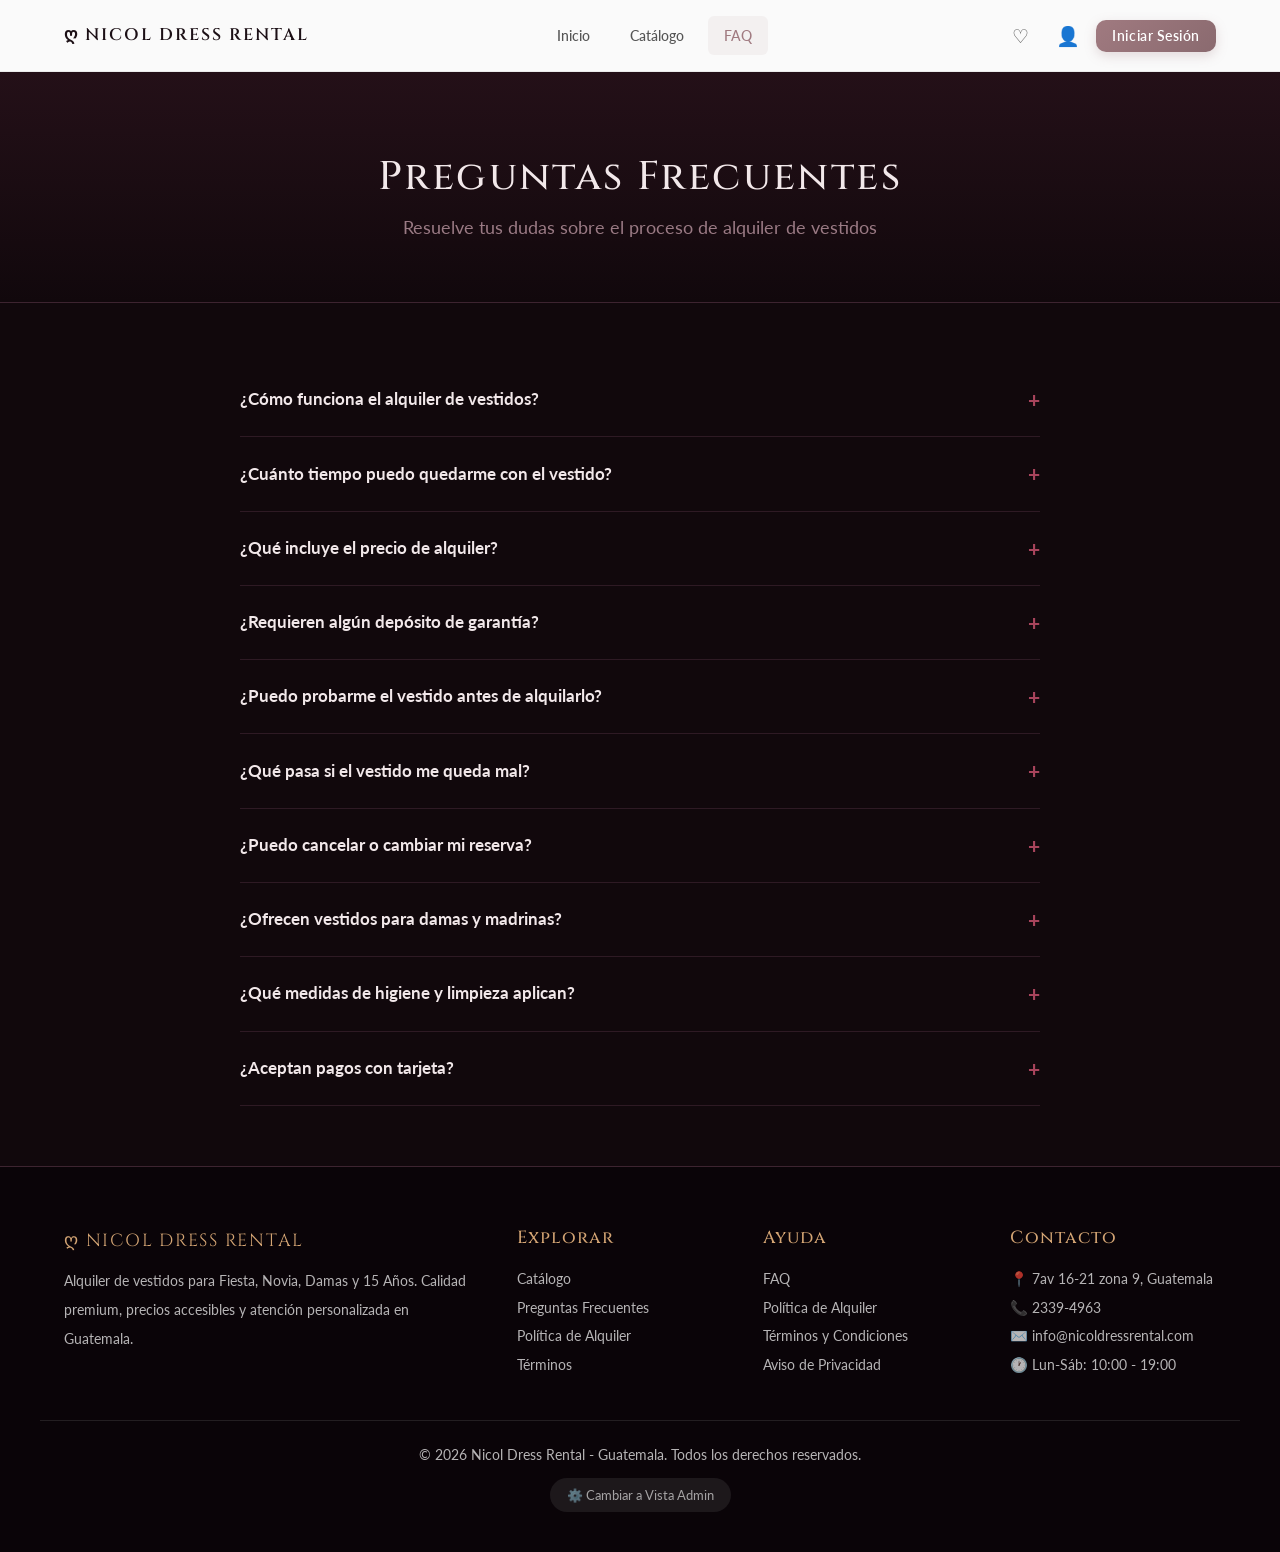
<file: faq.html>
<!DOCTYPE html>
<html lang="es">
<head>
  <meta charset="UTF-8">
  <meta name="viewport" content="width=device-width, initial-scale=1.0">
  <title>Preguntas Frecuentes - Nicol Dress Rental</title>
  <meta name="description" content="FAQ - Resuelve tus dudas sobre alquiler de vestidos en Nicol Dress Rental. Proceso, devolución, daños y más.">
  <link rel="stylesheet" href="public/css/main.css">
  <link rel="stylesheet" href="public/css/cliente.css">
  <link rel="icon" href="data:image/svg+xml,<svg xmlns=%22http://www.w3.org/2000/svg%22 viewBox=%220 0 100 100%22><text y=%22.9em%22 font-size=%2290%22>ღ</text></svg>">
  <style>
    .faq-section { max-width: 800px; margin: 0 auto; padding: 60px 0; }
    .faq-item { border-bottom: 1px solid var(--border-light); padding: 20px 0; }
    .faq-question { font-weight: 700; font-size: 1.05rem; color: var(--text-primary); cursor: pointer; display: flex; justify-content: space-between; align-items: center; }
    .faq-question::after { content: '+'; font-size: 1.3rem; color: var(--primary); transition: transform 0.3s ease; }
    .faq-question.open::after { content: '−'; }
    .faq-answer { max-height: 0; overflow: hidden; transition: max-height 0.3s ease, padding 0.3s ease; color: var(--text-secondary); font-size: 0.95rem; line-height: 1.7; }
    .faq-answer.open { max-height: 500px; padding-top: 12px; }
  </style>
</head>
<body>
  <nav class="navbar" id="navbar">
    <div class="navbar-inner">
      <a href="/" class="navbar-logo"><span>ღ Nicol Dress Rental</span></a>
      <button class="menu-toggle" id="menuToggle" aria-label="Menú">☰</button>
      <div class="navbar-links" id="navbarLinks">
        <a href="/">Inicio</a>
        <a href="catalogo.html">Catálogo</a>
        <a href="faq.html" class="active">FAQ</a>
      </div>
      <div class="navbar-actions">
        <button class="btn-icon" onclick="window.location.href='catalogo.html?tab=favoritos'" title="Favoritos">♡</button>
        <button class="btn-icon" id="userBtn" onclick="toggleUserMenu()" title="Mi Cuenta">👤</button>
        <button class="btn btn-primary btn-sm" id="loginBtn" onclick="openLoginModal()">Iniciar Sesión</button>
      </div>
    </div>
  </nav>

  <main class="main-content">
    <div class="page-hero">
      <h1>Preguntas Frecuentes</h1>
      <p>Resuelve tus dudas sobre el proceso de alquiler de vestidos</p>
    </div>

    <div class="container">
      <div class="faq-section">
        <div class="faq-item">
          <div class="faq-question" onclick="toggleFaq(this)">¿Cómo funciona el alquiler de vestidos?</div>
          <div class="faq-answer">
            <p>Es muy sencillo. Explora nuestro catálogo en línea, selecciona el vestido que más te guste y agenda una cita para probártelo en nuestra boutique ubicada en 7av 16-21 zona 9, Guatemala. Si el vestido te queda bien, lo reservas para la fecha de tu evento. Lo recoges un día antes, lo usas y lo devuelves al día siguiente del evento. Incluye ajustes básicos gratuitos.</p>
          </div>
        </div>
        <div class="faq-item">
          <div class="faq-question" onclick="toggleFaq(this)">¿Cuánto tiempo puedo quedarme con el vestido?</div>
          <div class="faq-answer">
            <p>El período de alquiler estándar es de 3 días: puedes recoger el vestido un día antes de tu evento, usarlo el día del evento y devolverlo al día siguiente. Si necesitas más tiempo, consulta con nuestro equipo y podemos hacer arreglos especiales sujeto a disponibilidad y costo adicional.</p>
          </div>
        </div>
        <div class="faq-item">
          <div class="faq-question" onclick="toggleFaq(this)">¿Qué incluye el precio de alquiler?</div>
          <div class="faq-answer">
            <p>El precio incluye el uso del vestido por el período estándar de 3 días, ajustes básicos gratuitos (en nuestra boutique), y limpieza profesional posterior. No incluye accesorios como tiaras, bolsos, chales o zapatos, aunque puedes agregarlos por un costo adicional.</p>
          </div>
        </div>
        <div class="faq-item">
          <div class="faq-question" onclick="toggleFaq(this)">¿Requieren algún depósito de garantía?</div>
          <div class="faq-answer">
            <p>Sí, solicitamos un depósito de garantía reembolsable que varía según el valor del vestido. Este depósito se te regresa íntegramente cuando devuelves el vestido en las mismas condiciones en que lo recibiste. En caso de daños mayores o pérdida, el depósito puede ser retenido parcial o totalmente.</p>
          </div>
        </div>
        <div class="faq-item">
          <div class="faq-question" onclick="toggleFaq(this)">¿Puedo probarme el vestido antes de alquilarlo?</div>
          <div class="faq-answer">
            <p>¡Por supuesto! De hecho, lo recomendamos ampliamente. Agenda una cita a través de nuestra página web o llámanos al 2339-4963 para programar una prueba. No tiene costo y te ayudaremos a elegir el vestido perfecto para tu evento.</p>
          </div>
        </div>
        <div class="faq-item">
          <div class="faq-question" onclick="toggleFaq(this)">¿Qué pasa si el vestido me queda mal?</div>
          <div class="faq-answer">
            <p>No te preocupes. Contamos con un servicio de ajustes básicos incluido en el precio de alquiler. Nuestras modistas pueden hacer modificaciones como largos, costados y tirantes. Para ajustes más complejos, podemos recomendarte un profesional con costo adicional. Por eso es importante que hagas la prueba con anticipación.</p>
          </div>
        </div>
        <div class="faq-item">
          <div class="faq-question" onclick="toggleFaq(this)">¿Puedo cancelar o cambiar mi reserva?</div>
          <div class="faq-answer">
            <p>Sí, puedes cancelar tu reserva hasta 48 horas antes de la fecha de recogida sin costo. Pasado ese plazo, se retendrá el 30% del depósito de garantía. Los cambios de vestido están sujetos a disponibilidad y deben hacerse con al menos 3 días de anticipación.</p>
          </div>
        </div>
        <div class="faq-item">
          <div class="faq-question" onclick="toggleFaq(this)">¿Ofrecen vestidos para damas y madrinas?</div>
          <div class="faq-answer">
            <p>¡Sí! Tenemos una amplia selección de vestidos para damas, madrinas e invitadas de bodas. Además ofrecemos descuentos especiales para grupos de 3 o más vestidos alquilados para el mismo evento. Consulta por nuestro paquete grupal llamando al 2339-4963.</p>
          </div>
        </div>
        <div class="faq-item">
          <div class="faq-question" onclick="toggleFaq(this)">¿Qué medidas de higiene y limpieza aplican?</div>
          <div class="faq-answer">
            <p>Todos nuestros vestidos pasan por un riguroso proceso de limpieza profesional en seco después de cada alquiler. Además, inspeccionamos cada prenda para garantizar que esté en perfectas condiciones. La higiene y calidad son nuestra prioridad número uno.</p>
          </div>
        </div>
        <div class="faq-item">
          <div class="faq-question" onclick="toggleFaq(this)">¿Aceptan pagos con tarjeta?</div>
          <div class="faq-answer">
            <p>Sí, aceptamos efectivo, transferencias bancarias, tarjetas de crédito y débito (Visa, Mastercard). También aceptamos pagos a través de depósitos en banco. El pago completo debe realizarse al momento de recoger el vestido.</p>
          </div>
        </div>
      </div>
    </div>
  </main>

  <footer class="footer">
    <div class="footer-inner">
      <div>
        <div class="footer-logo">ღ Nicol Dress Rental</div>
        <p>Alquiler de vestidos para Fiesta, Novia, Damas y 15 Años. Calidad premium, precios accesibles y atención personalizada en Guatemala.</p>
      </div>
      <div>
        <h4>Explorar</h4>
        <a href="catalogo.html">Catálogo</a><br>
        <a href="faq.html">Preguntas Frecuentes</a><br>
        <a href="politicas.html">Política de Alquiler</a><br>
        <a href="terminos.html">Términos</a>
      </div>
      <div>
        <h4>Ayuda</h4>
        <a href="faq.html">FAQ</a><br>
        <a href="politicas.html">Política de Alquiler</a><br>
        <a href="terminos.html">Términos y Condiciones</a><br>
        <a href="privacidad.html">Aviso de Privacidad</a>
      </div>
      <div>
        <h4>Contacto</h4>
        <p>📍 7av 16-21 zona 9, Guatemala</p>
        <p>📞 2339-4963</p>
        <p>✉️ info@nicoldressrental.com</p>
        <p>🕐 Lun-Sáb: 10:00 - 19:00</p>
      </div>
    </div>
    <div class="footer-bottom">
      <p>© 2026 Nicol Dress Rental - Guatemala. Todos los derechos reservados.</p>
      <button class="switch-view" onclick="window.location.href='admin/dashboard.html'" style="margin-top:8px;">⚙️ Cambiar a Vista Admin</button>
    </div>
  </footer>

  <!-- ─── LOGIN MODAL ─── -->
  <div class="modal-overlay" id="loginModal">
    <div class="modal">
      <div class="modal-header">
        <h3>Iniciar Sesión</h3>
        <button class="modal-close" onclick="closeLoginModal()">✕</button>
      </div>
      <div class="modal-body">
        <form class="login-form" id="loginForm" onsubmit="handleLogin(event)">
          <div class="form-group">
            <label for="loginEmail">Correo electrónico</label>
            <input type="email" id="loginEmail" placeholder="tu@correo.com" required>
          </div>
          <div class="form-group">
            <label for="loginPassword">Contraseña</label>
            <input type="password" id="loginPassword" placeholder="••••••" required>
          </div>
          <div class="form-group" style="margin:0;">
            <button type="submit" class="btn btn-primary btn-block">Iniciar Sesión</button>
          </div>
          <div class="form-footer">
            <p>Usuarios demo: <strong>maria@demo.com</strong> / <strong>ana@demo.com</strong> / <strong>carmen@demo.com</strong><br>Contraseña: <strong>123456</strong></p>
          </div>
        </form>
      </div>
    </div>
  </div>

  <!-- ─── TOAST ─── -->
  <div class="toast-container" id="toastContainer"></div>

  <script src="public/js/data.js"></script>
  <script src="public/js/catalogo.js"></script>
  <script src="public/js/carrito.js"></script>
  <script src="public/js/image-config.js"></script>
  <script>
    document.getElementById('menuToggle')?.addEventListener('click', () => {
      document.getElementById('navbarLinks').classList.toggle('open');
    });
    function toggleFaq(el) {
      el.classList.toggle('open');
      const answer = el.nextElementSibling;
      answer.classList.toggle('open');
    }
  </script>
</body>
</html>
</file>
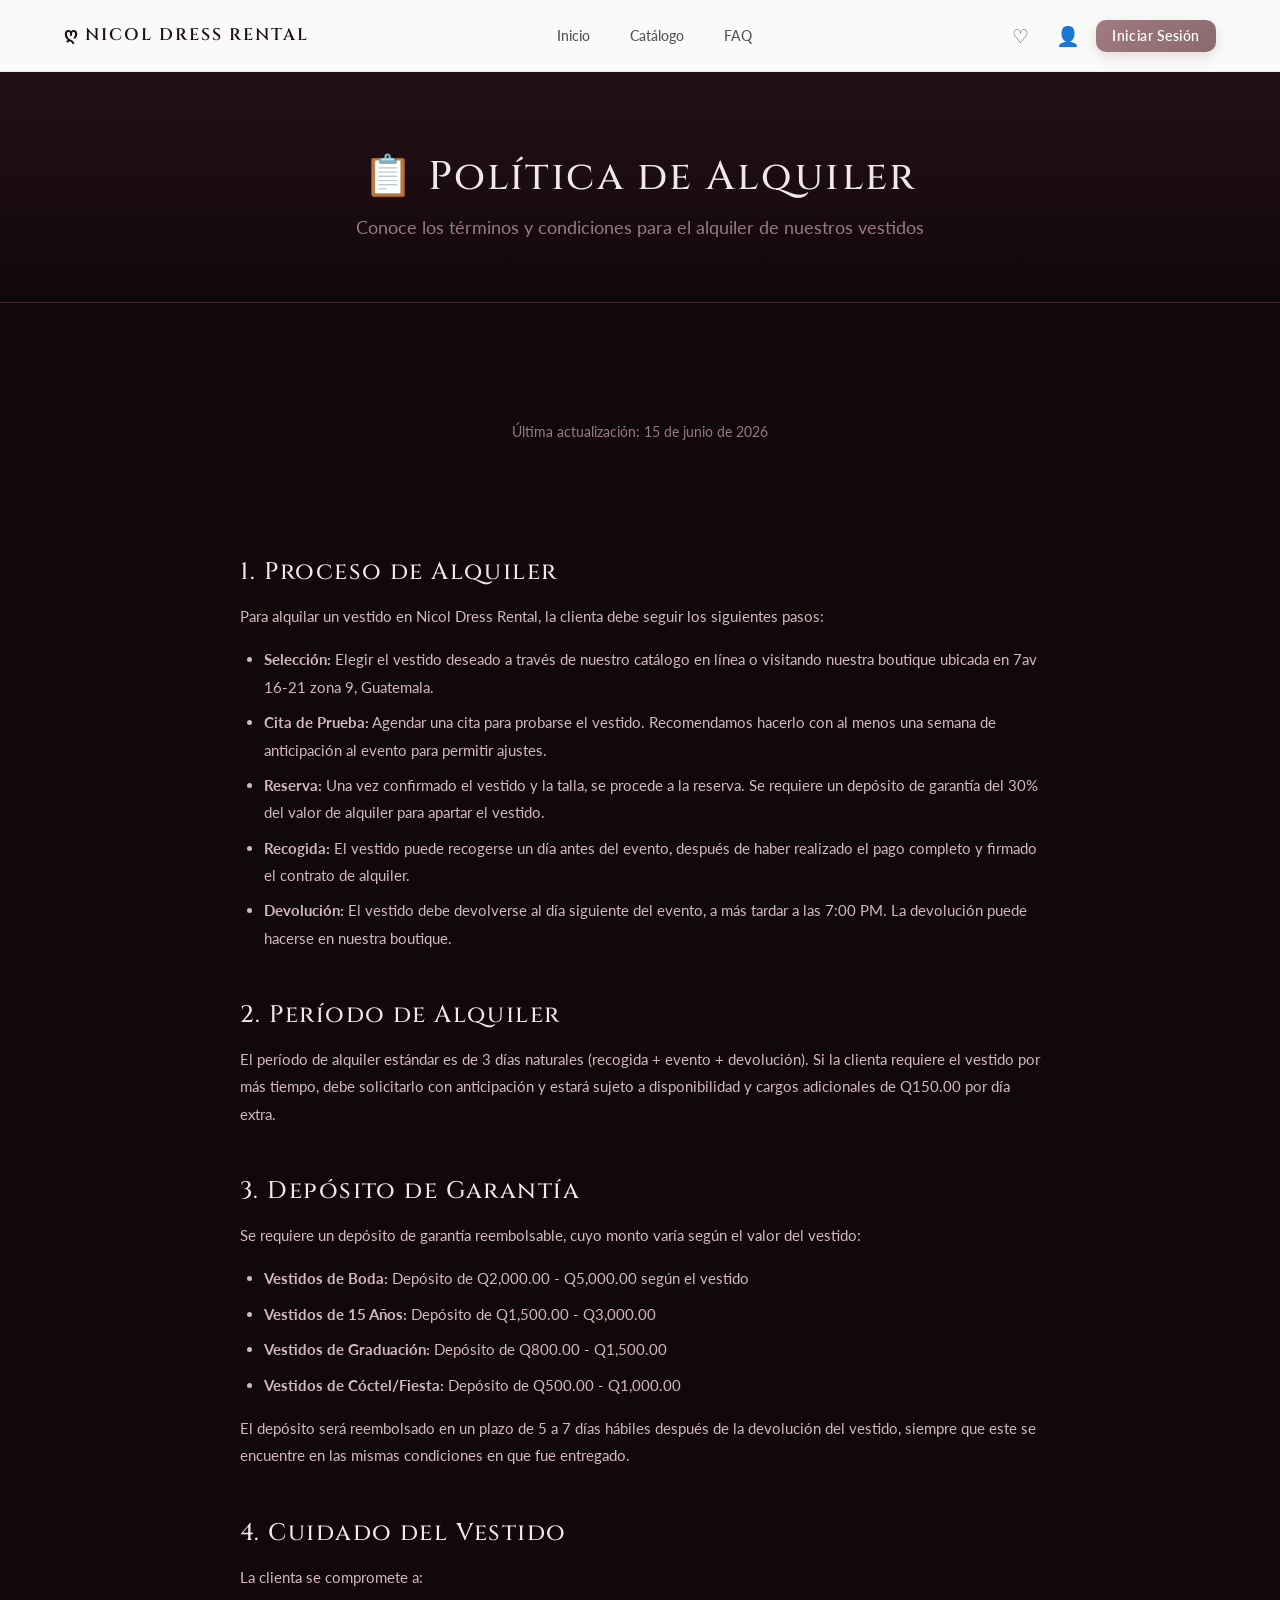
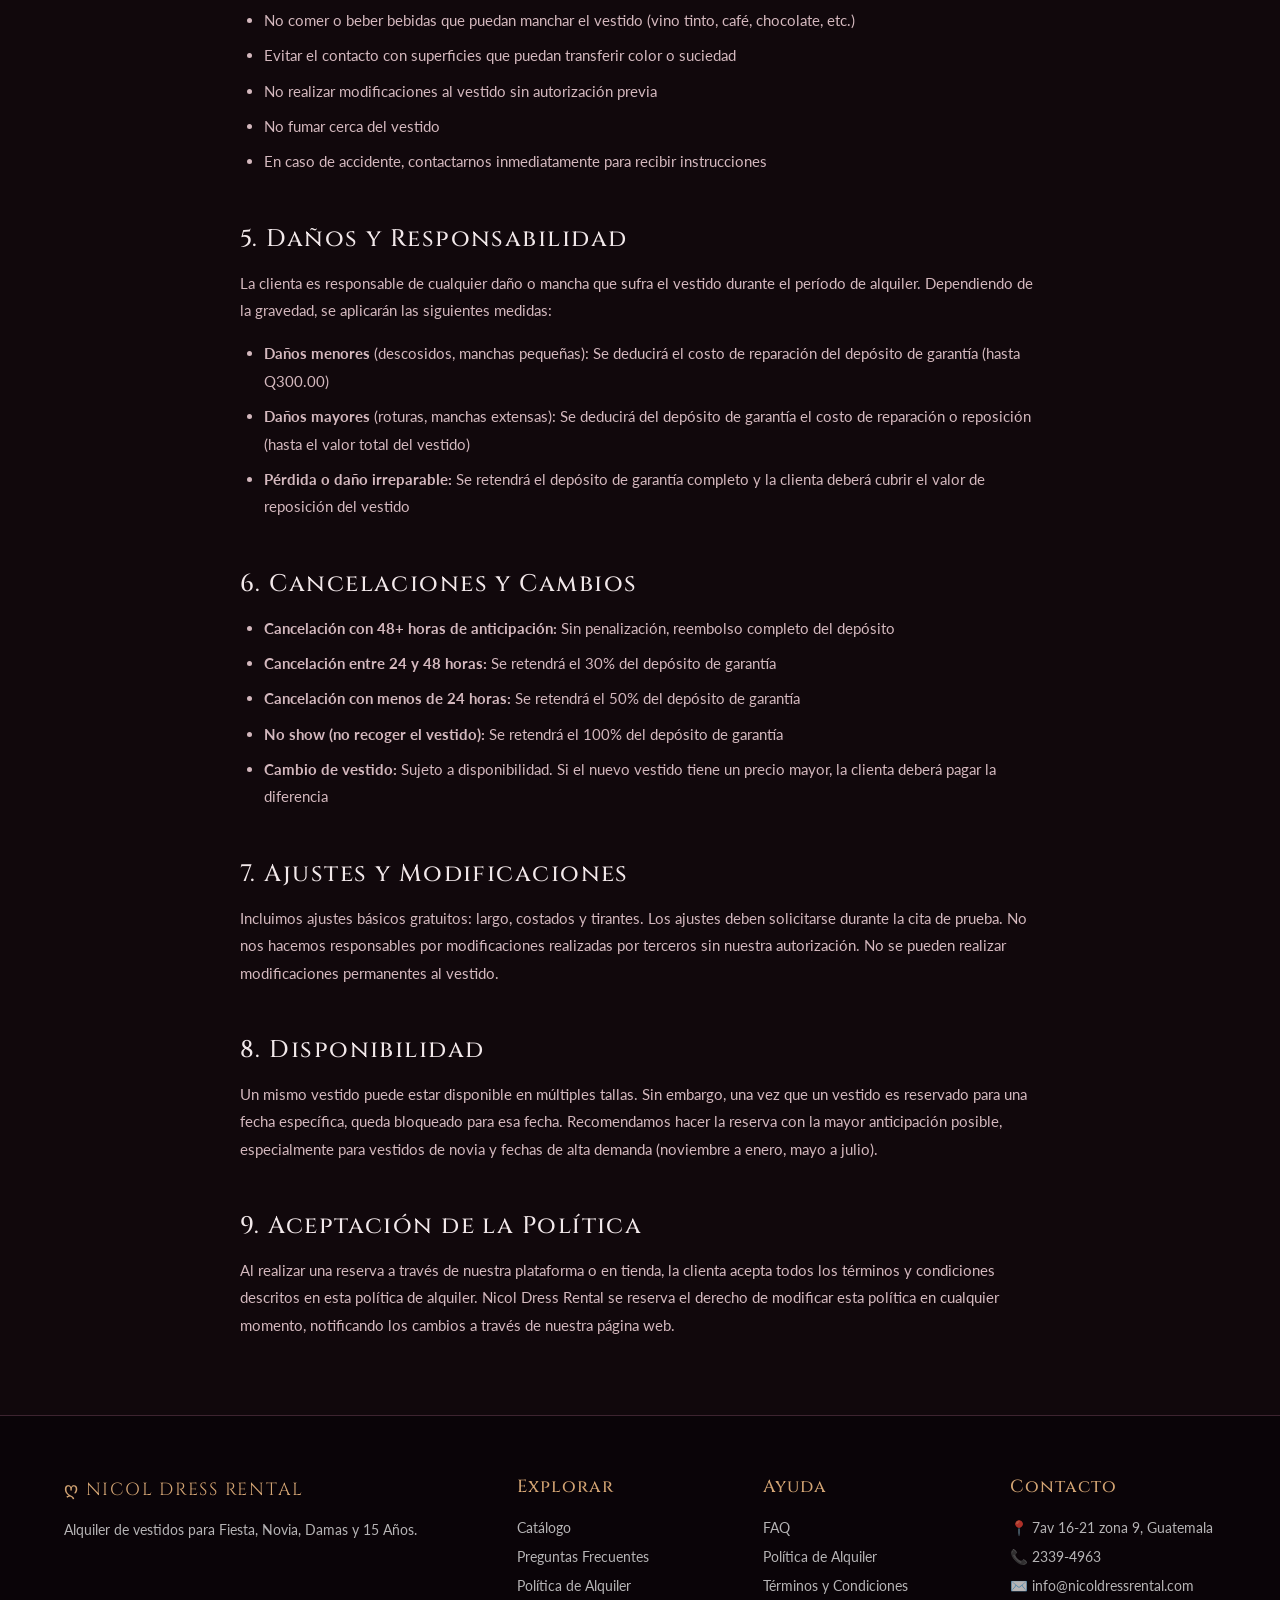
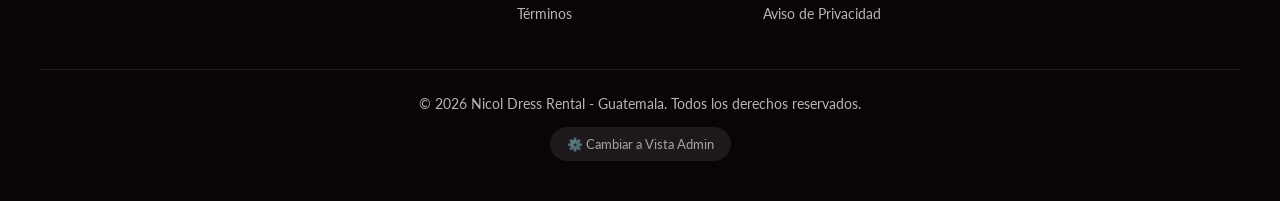
<file: politicas.html>
<!DOCTYPE html>
<html lang="es">
<head>
  <meta charset="UTF-8">
  <meta name="viewport" content="width=device-width, initial-scale=1.0">
  <title>Política de Alquiler - Nicol Dress Rental</title>
  <meta name="description" content="Política de alquiler de vestidos en Nicol Dress Rental. Conoce nuestros términos para el alquiler de vestidos.">
  <link rel="stylesheet" href="public/css/main.css">
  <link rel="stylesheet" href="public/css/cliente.css">
  <link rel="icon" href="data:image/svg+xml,<svg xmlns=%22http://www.w3.org/2000/svg%22 viewBox=%220 0 100 100%22><text y=%22.9em%22 font-size=%2290%22> ღ </text></svg>">
  <style>
    .legal-content { max-width: 800px; margin: 0 auto; padding: 60px 0; }
    .legal-content h2 { margin-top: 48px; margin-bottom: 16px; font-size: 1.5rem; }
    .legal-content h3 { margin-top: 32px; margin-bottom: 12px; font-size: 1.2rem; }
    .legal-content p { margin-bottom: 16px; font-size: 0.95rem; color: var(--text-secondary); line-height: 1.8; }
    .legal-content ul { list-style: disc; padding-left: 24px; margin-bottom: 16px; }
    .legal-content li { font-size: 0.95rem; color: var(--text-secondary); line-height: 1.8; margin-bottom: 8px; }
    .legal-header { text-align: center; padding: 48px 0; }
    .legal-header .date { color: var(--text-muted); font-size: 0.9rem; margin-top: 8px; }
  </style>
</head>
<body>
  <nav class="navbar" id="navbar">
    <div class="navbar-inner">
      <a href="/" class="navbar-logo"><span> ღ  Nicol Dress Rental</span></a>
      <button class="menu-toggle" id="menuToggle" aria-label="Menú">☰</button>
      <div class="navbar-links" id="navbarLinks">
        <a href="/">Inicio</a>
        <a href="catalogo.html">Catálogo</a>
        <a href="faq.html">FAQ</a>
      </div>
      <div class="navbar-actions">
        <button class="btn-icon" onclick="window.location.href='catalogo.html?tab=favoritos'" title="Favoritos">♡</button>
        <button class="btn-icon" id="userBtn" onclick="toggleUserMenu()" title="Mi Cuenta">👤</button>
        <button class="btn btn-primary btn-sm" id="loginBtn" onclick="openLoginModal()">Iniciar Sesión</button>
      </div>
    </div>
  </nav>

  <main class="main-content">
    <div class="page-hero">
      <h1>📋 Política de Alquiler</h1>
      <p>Conoce los términos y condiciones para el alquiler de nuestros vestidos</p>
    </div>

    <div class="container">
      <div class="legal-content">
        <div class="legal-header">
          <p class="date">Última actualización: 15 de junio de 2026</p>
        </div>

        <h2>1. Proceso de Alquiler</h2>
        <p>Para alquilar un vestido en Nicol Dress Rental, la clienta debe seguir los siguientes pasos:</p>
        <ul>
          <li><strong>Selección:</strong> Elegir el vestido deseado a través de nuestro catálogo en línea o visitando nuestra boutique ubicada en 7av 16-21 zona 9, Guatemala.</li>
          <li><strong>Cita de Prueba:</strong> Agendar una cita para probarse el vestido. Recomendamos hacerlo con al menos una semana de anticipación al evento para permitir ajustes.</li>
          <li><strong>Reserva:</strong> Una vez confirmado el vestido y la talla, se procede a la reserva. Se requiere un depósito de garantía del 30% del valor de alquiler para apartar el vestido.</li>
          <li><strong>Recogida:</strong> El vestido puede recogerse un día antes del evento, después de haber realizado el pago completo y firmado el contrato de alquiler.</li>
          <li><strong>Devolución:</strong> El vestido debe devolverse al día siguiente del evento, a más tardar a las 7:00 PM. La devolución puede hacerse en nuestra boutique.</li>
        </ul>

        <h2>2. Período de Alquiler</h2>
        <p>El período de alquiler estándar es de 3 días naturales (recogida + evento + devolución). Si la clienta requiere el vestido por más tiempo, debe solicitarlo con anticipación y estará sujeto a disponibilidad y cargos adicionales de Q150.00 por día extra.</p>

        <h2>3. Depósito de Garantía</h2>
        <p>Se requiere un depósito de garantía reembolsable, cuyo monto varía según el valor del vestido:</p>
        <ul>
          <li><strong>Vestidos de Boda:</strong> Depósito de Q2,000.00 - Q5,000.00 según el vestido</li>
          <li><strong>Vestidos de 15 Años:</strong> Depósito de Q1,500.00 - Q3,000.00</li>
          <li><strong>Vestidos de Graduación:</strong> Depósito de Q800.00 - Q1,500.00</li>
          <li><strong>Vestidos de Cóctel/Fiesta:</strong> Depósito de Q500.00 - Q1,000.00</li>
        </ul>
        <p>El depósito será reembolsado en un plazo de 5 a 7 días hábiles después de la devolución del vestido, siempre que este se encuentre en las mismas condiciones en que fue entregado.</p>

        <h2>4. Cuidado del Vestido</h2>
        <p>La clienta se compromete a:</p>
        <ul>
          <li>No comer o beber bebidas que puedan manchar el vestido (vino tinto, café, chocolate, etc.)</li>
          <li>Evitar el contacto con superficies que puedan transferir color o suciedad</li>
          <li>No realizar modificaciones al vestido sin autorización previa</li>
          <li>No fumar cerca del vestido</li>
          <li>En caso de accidente, contactarnos inmediatamente para recibir instrucciones</li>
        </ul>

        <h2>5. Daños y Responsabilidad</h2>
        <p>La clienta es responsable de cualquier daño o mancha que sufra el vestido durante el período de alquiler. Dependiendo de la gravedad, se aplicarán las siguientes medidas:</p>
        <ul>
          <li><strong>Daños menores</strong> (descosidos, manchas pequeñas): Se deducirá el costo de reparación del depósito de garantía (hasta Q300.00)</li>
          <li><strong>Daños mayores</strong> (roturas, manchas extensas): Se deducirá del depósito de garantía el costo de reparación o reposición (hasta el valor total del vestido)</li>
          <li><strong>Pérdida o daño irreparable:</strong> Se retendrá el depósito de garantía completo y la clienta deberá cubrir el valor de reposición del vestido</li>
        </ul>

        <h2>6. Cancelaciones y Cambios</h2>
        <ul>
          <li><strong>Cancelación con 48+ horas de anticipación:</strong> Sin penalización, reembolso completo del depósito</li>
          <li><strong>Cancelación entre 24 y 48 horas:</strong> Se retendrá el 30% del depósito de garantía</li>
          <li><strong>Cancelación con menos de 24 horas:</strong> Se retendrá el 50% del depósito de garantía</li>
          <li><strong>No show (no recoger el vestido):</strong> Se retendrá el 100% del depósito de garantía</li>
          <li><strong>Cambio de vestido:</strong> Sujeto a disponibilidad. Si el nuevo vestido tiene un precio mayor, la clienta deberá pagar la diferencia</li>
        </ul>

        <h2>7. Ajustes y Modificaciones</h2>
        <p>Incluimos ajustes básicos gratuitos: largo, costados y tirantes. Los ajustes deben solicitarse durante la cita de prueba. No nos hacemos responsables por modificaciones realizadas por terceros sin nuestra autorización. No se pueden realizar modificaciones permanentes al vestido.</p>

        <h2>8. Disponibilidad</h2>
        <p>Un mismo vestido puede estar disponible en múltiples tallas. Sin embargo, una vez que un vestido es reservado para una fecha específica, queda bloqueado para esa fecha. Recomendamos hacer la reserva con la mayor anticipación posible, especialmente para vestidos de novia y fechas de alta demanda (noviembre a enero, mayo a julio).</p>

        <h2>9. Aceptación de la Política</h2>
        <p>Al realizar una reserva a través de nuestra plataforma o en tienda, la clienta acepta todos los términos y condiciones descritos en esta política de alquiler. Nicol Dress Rental se reserva el derecho de modificar esta política en cualquier momento, notificando los cambios a través de nuestra página web.</p>
      </div>
    </div>
  </main>

  <footer class="footer">
    <div class="footer-inner">
      <div>
        <div class="footer-logo"> ღ  Nicol Dress Rental</div>
        <p>Alquiler de vestidos para Fiesta, Novia, Damas y 15 Años.</p>
      </div>
      <div>
        <h4>Explorar</h4>
        <a href="catalogo.html">Catálogo</a><br>
        <a href="faq.html">Preguntas Frecuentes</a><br>
        <a href="politicas.html">Política de Alquiler</a><br>
        <a href="terminos.html">Términos</a>
      </div>
      <div>
        <h4>Ayuda</h4>
        <a href="faq.html">FAQ</a><br>
        <a href="politicas.html">Política de Alquiler</a><br>
        <a href="terminos.html">Términos y Condiciones</a><br>
        <a href="privacidad.html">Aviso de Privacidad</a>
      </div>
      <div>
        <h4>Contacto</h4>
        <p>📍 7av 16-21 zona 9, Guatemala</p>
        <p>📞 2339-4963</p>
        <p>✉️ info@nicoldressrental.com</p>
      </div>
    </div>
    <div class="footer-bottom">
      <p>© 2026 Nicol Dress Rental - Guatemala. Todos los derechos reservados.</p>
      <button class="switch-view" onclick="window.location.href='admin/dashboard.html'" style="margin-top:8px;">⚙️ Cambiar a Vista Admin</button>
    </div>
  </footer>

  <!-- ─── LOGIN MODAL ─── -->
  <div class="modal-overlay" id="loginModal">
    <div class="modal">
      <div class="modal-header">
        <h3>Iniciar Sesión</h3>
        <button class="modal-close" onclick="closeLoginModal()">✕</button>
      </div>
      <div class="modal-body">
        <form class="login-form" id="loginForm" onsubmit="handleLogin(event)">
          <div class="form-group">
            <label for="loginEmail">Correo electrónico</label>
            <input type="email" id="loginEmail" placeholder="tu@correo.com" required>
          </div>
          <div class="form-group">
            <label for="loginPassword">Contraseña</label>
            <input type="password" id="loginPassword" placeholder="••••••" required>
          </div>
          <div class="form-group" style="margin:0;">
            <button type="submit" class="btn btn-primary btn-block">Iniciar Sesión</button>
          </div>
          <div class="form-footer">
            <p>Usuarios demo: <strong>maria@demo.com</strong> / <strong>ana@demo.com</strong> / <strong>carmen@demo.com</strong><br>Contraseña: <strong>123456</strong></p>
          </div>
        </form>
      </div>
    </div>
  </div>

  <div class="toast-container" id="toastContainer"></div>
  <script src="public/js/data.js"></script>
  <script src="public/js/catalogo.js"></script>
  <script src="public/js/carrito.js"></script>
  <script src="public/js/image-config.js"></script>
  <script>
    document.getElementById('menuToggle')?.addEventListener('click', () => {
      document.getElementById('navbarLinks').classList.toggle('open');
    });
  </script>
</body>
</html>
</file>
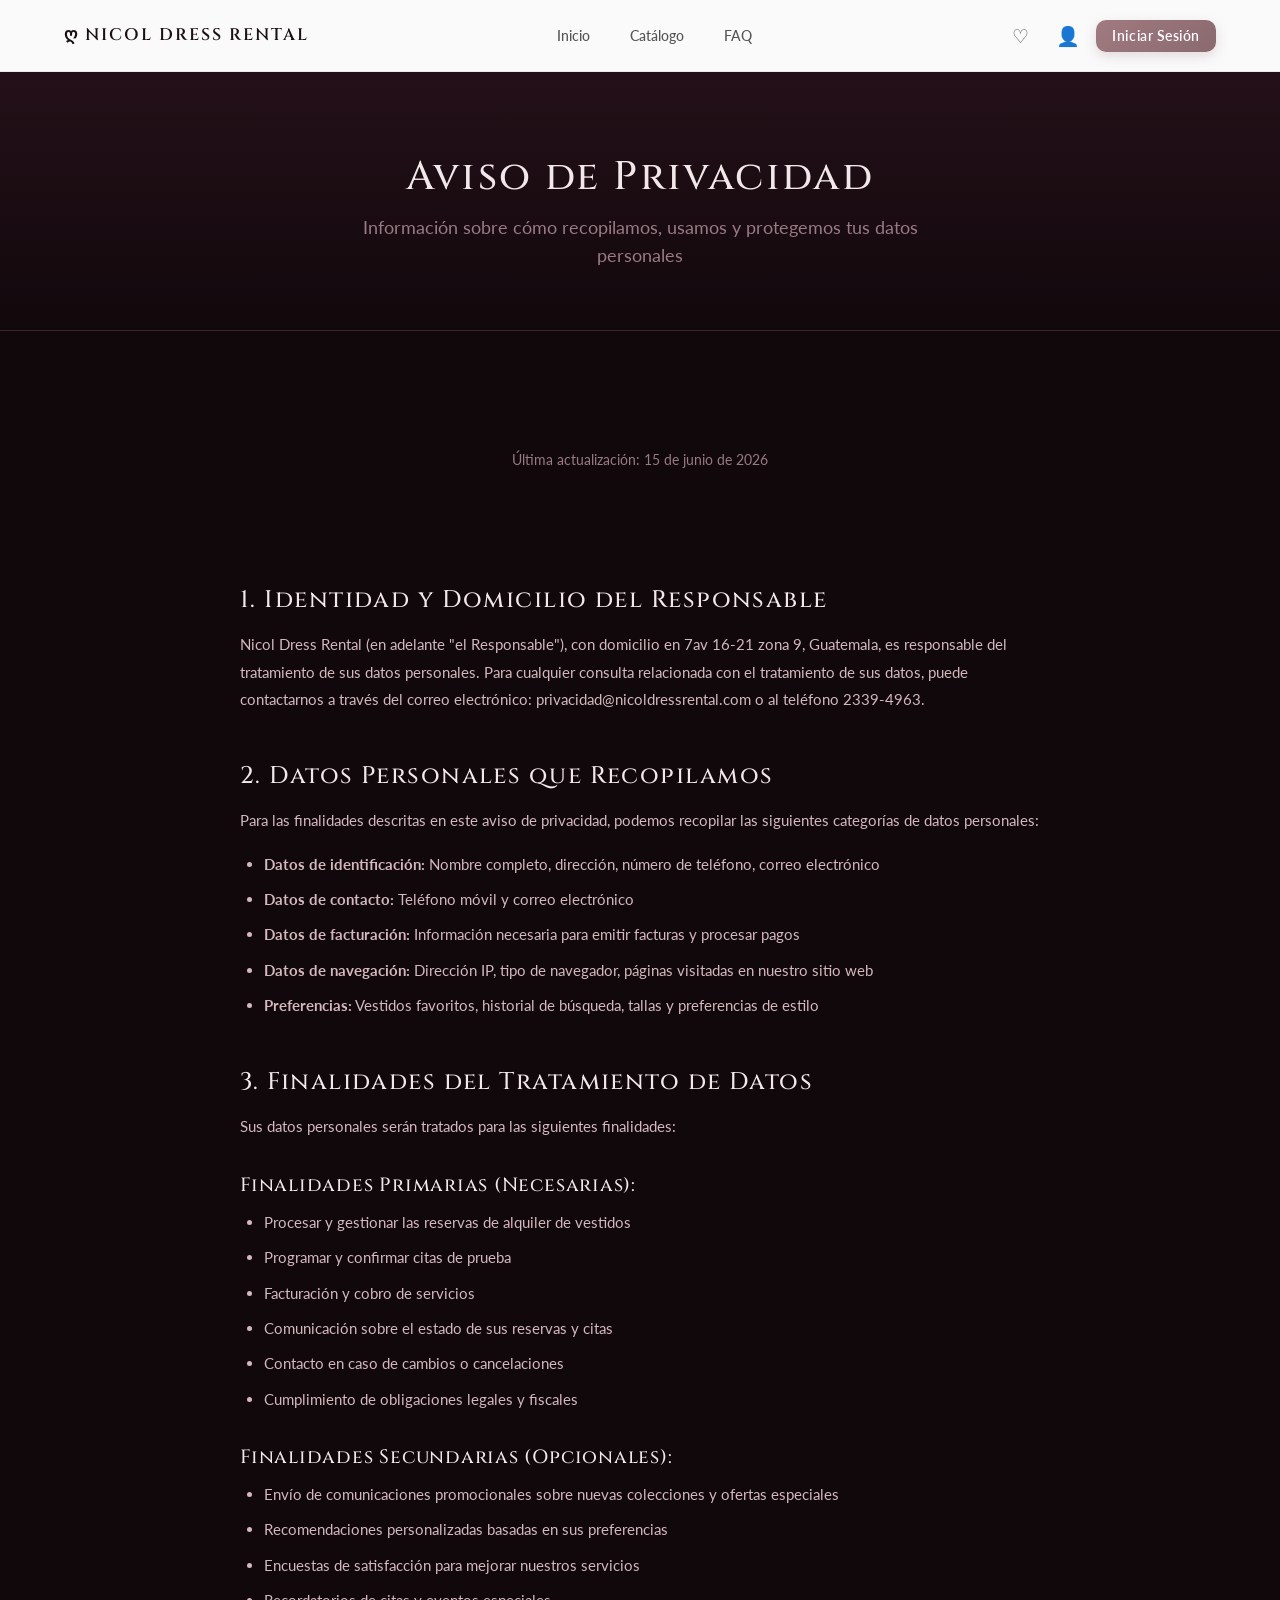
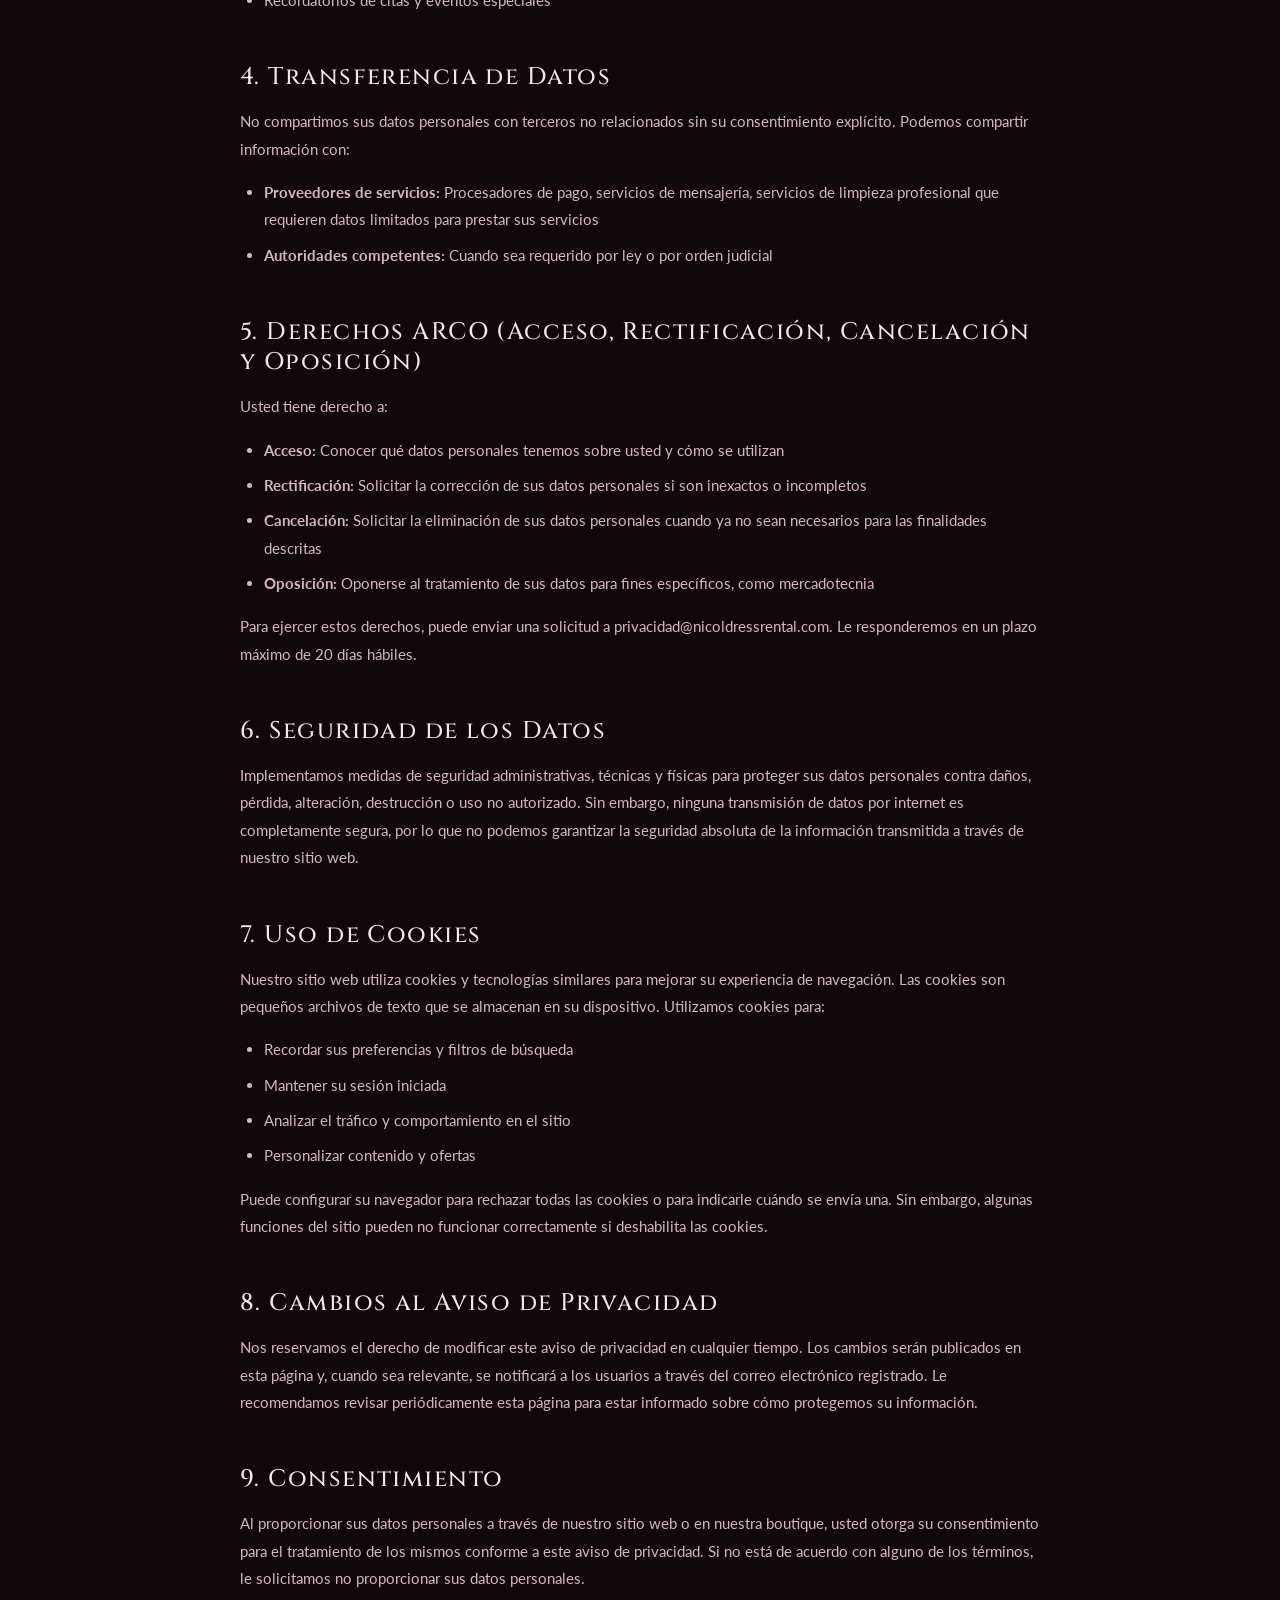
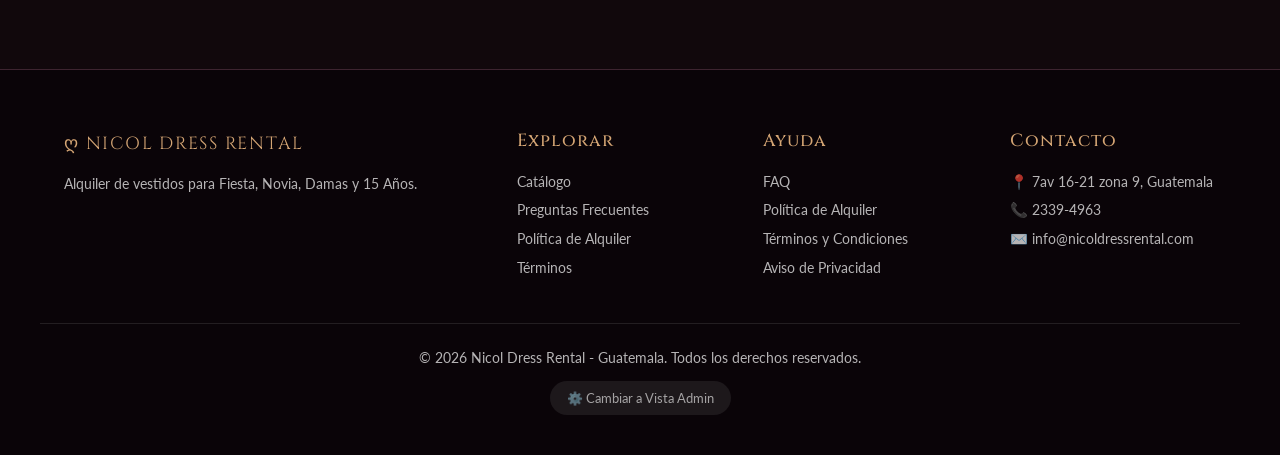
<file: privacidad.html>
<!DOCTYPE html>
<html lang="es">
<head>
  <meta charset="UTF-8">
  <meta name="viewport" content="width=device-width, initial-scale=1.0">
  <title>Aviso de Privacidad - Nicol Dress Rental</title>
  <meta name="description" content="Aviso de privacidad de Nicol Dress Rental. Conoce cómo protegemos tus datos personales.">
  <link rel="stylesheet" href="public/css/main.css">
  <link rel="stylesheet" href="public/css/cliente.css">
  <link rel="icon" href="data:image/svg+xml,<svg xmlns=%22http://www.w3.org/2000/svg%22 viewBox=%220 0 100 100%22><text y=%22.9em%22 font-size=%2290%22> ღ </text></svg>">
  <style>
    .legal-content { max-width: 800px; margin: 0 auto; padding: 60px 0; }
    .legal-content h2 { margin-top: 48px; margin-bottom: 16px; font-size: 1.5rem; }
    .legal-content h3 { margin-top: 32px; margin-bottom: 12px; font-size: 1.2rem; }
    .legal-content p { margin-bottom: 16px; font-size: 0.95rem; color: var(--text-secondary); line-height: 1.8; }
    .legal-content ul { list-style: disc; padding-left: 24px; margin-bottom: 16px; }
    .legal-content li { font-size: 0.95rem; color: var(--text-secondary); line-height: 1.8; margin-bottom: 8px; }
    .legal-header { text-align: center; padding: 48px 0; }
    .legal-header .date { color: var(--text-muted); font-size: 0.9rem; margin-top: 8px; }
  </style>
</head>
<body>
  <nav class="navbar" id="navbar">
    <div class="navbar-inner">
      <a href="/" class="navbar-logo"><span> ღ Nicol Dress Rental</span></a>
      <button class="menu-toggle" id="menuToggle" aria-label="Menú">☰</button>
      <div class="navbar-links" id="navbarLinks">
        <a href="/">Inicio</a>
        <a href="catalogo.html">Catálogo</a>
        <a href="faq.html">FAQ</a>
      </div>
      <div class="navbar-actions">
        <button class="btn-icon" onclick="window.location.href='catalogo.html?tab=favoritos'" title="Favoritos">♡</button>
        <button class="btn-icon" id="userBtn" onclick="toggleUserMenu()" title="Mi Cuenta">👤</button>
        <button class="btn btn-primary btn-sm" id="loginBtn" onclick="openLoginModal()">Iniciar Sesión</button>
      </div>
    </div>
  </nav>

  <main class="main-content">
    <div class="page-hero">
      <h1>Aviso de Privacidad</h1>
      <p>Información sobre cómo recopilamos, usamos y protegemos tus datos personales</p>
    </div>

    <div class="container">
      <div class="legal-content">
        <div class="legal-header">
          <p class="date">Última actualización: 15 de junio de 2026</p>
        </div>

        <h2>1. Identidad y Domicilio del Responsable</h2>
        <p>Nicol Dress Rental (en adelante "el Responsable"), con domicilio en 7av 16-21 zona 9, Guatemala, es responsable del tratamiento de sus datos personales. Para cualquier consulta relacionada con el tratamiento de sus datos, puede contactarnos a través del correo electrónico: privacidad@nicoldressrental.com o al teléfono 2339-4963.</p>

        <h2>2. Datos Personales que Recopilamos</h2>
        <p>Para las finalidades descritas en este aviso de privacidad, podemos recopilar las siguientes categorías de datos personales:</p>
        <ul>
          <li><strong>Datos de identificación:</strong> Nombre completo, dirección, número de teléfono, correo electrónico</li>
          <li><strong>Datos de contacto:</strong> Teléfono móvil y correo electrónico</li>
          <li><strong>Datos de facturación:</strong> Información necesaria para emitir facturas y procesar pagos</li>
          <li><strong>Datos de navegación:</strong> Dirección IP, tipo de navegador, páginas visitadas en nuestro sitio web</li>
          <li><strong>Preferencias:</strong> Vestidos favoritos, historial de búsqueda, tallas y preferencias de estilo</li>
        </ul>

        <h2>3. Finalidades del Tratamiento de Datos</h2>
        <p>Sus datos personales serán tratados para las siguientes finalidades:</p>
        <h3>Finalidades Primarias (Necesarias):</h3>
        <ul>
          <li>Procesar y gestionar las reservas de alquiler de vestidos</li>
          <li>Programar y confirmar citas de prueba</li>
          <li>Facturación y cobro de servicios</li>
          <li>Comunicación sobre el estado de sus reservas y citas</li>
          <li>Contacto en caso de cambios o cancelaciones</li>
          <li>Cumplimiento de obligaciones legales y fiscales</li>
        </ul>
        <h3>Finalidades Secundarias (Opcionales):</h3>
        <ul>
          <li>Envío de comunicaciones promocionales sobre nuevas colecciones y ofertas especiales</li>
          <li>Recomendaciones personalizadas basadas en sus preferencias</li>
          <li>Encuestas de satisfacción para mejorar nuestros servicios</li>
          <li>Recordatorios de citas y eventos especiales</li>
        </ul>

        <h2>4. Transferencia de Datos</h2>
        <p>No compartimos sus datos personales con terceros no relacionados sin su consentimiento explícito. Podemos compartir información con:</p>
        <ul>
          <li><strong>Proveedores de servicios:</strong> Procesadores de pago, servicios de mensajería, servicios de limpieza profesional que requieren datos limitados para prestar sus servicios</li>
          <li><strong>Autoridades competentes:</strong> Cuando sea requerido por ley o por orden judicial</li>
        </ul>

        <h2>5. Derechos ARCO (Acceso, Rectificación, Cancelación y Oposición)</h2>
        <p>Usted tiene derecho a:</p>
        <ul>
          <li><strong>Acceso:</strong> Conocer qué datos personales tenemos sobre usted y cómo se utilizan</li>
          <li><strong>Rectificación:</strong> Solicitar la corrección de sus datos personales si son inexactos o incompletos</li>
          <li><strong>Cancelación:</strong> Solicitar la eliminación de sus datos personales cuando ya no sean necesarios para las finalidades descritas</li>
          <li><strong>Oposición:</strong> Oponerse al tratamiento de sus datos para fines específicos, como mercadotecnia</li>
        </ul>
        <p>Para ejercer estos derechos, puede enviar una solicitud a privacidad@nicoldressrental.com. Le responderemos en un plazo máximo de 20 días hábiles.</p>

        <h2>6. Seguridad de los Datos</h2>
        <p>Implementamos medidas de seguridad administrativas, técnicas y físicas para proteger sus datos personales contra daños, pérdida, alteración, destrucción o uso no autorizado. Sin embargo, ninguna transmisión de datos por internet es completamente segura, por lo que no podemos garantizar la seguridad absoluta de la información transmitida a través de nuestro sitio web.</p>

        <h2>7. Uso de Cookies</h2>
        <p>Nuestro sitio web utiliza cookies y tecnologías similares para mejorar su experiencia de navegación. Las cookies son pequeños archivos de texto que se almacenan en su dispositivo. Utilizamos cookies para:</p>
        <ul>
          <li>Recordar sus preferencias y filtros de búsqueda</li>
          <li>Mantener su sesión iniciada</li>
          <li>Analizar el tráfico y comportamiento en el sitio</li>
          <li>Personalizar contenido y ofertas</li>
        </ul>
        <p>Puede configurar su navegador para rechazar todas las cookies o para indicarle cuándo se envía una. Sin embargo, algunas funciones del sitio pueden no funcionar correctamente si deshabilita las cookies.</p>

        <h2>8. Cambios al Aviso de Privacidad</h2>
        <p>Nos reservamos el derecho de modificar este aviso de privacidad en cualquier tiempo. Los cambios serán publicados en esta página y, cuando sea relevante, se notificará a los usuarios a través del correo electrónico registrado. Le recomendamos revisar periódicamente esta página para estar informado sobre cómo protegemos su información.</p>

        <h2>9. Consentimiento</h2>
        <p>Al proporcionar sus datos personales a través de nuestro sitio web o en nuestra boutique, usted otorga su consentimiento para el tratamiento de los mismos conforme a este aviso de privacidad. Si no está de acuerdo con alguno de los términos, le solicitamos no proporcionar sus datos personales.</p>
      </div>
    </div>
  </main>

  <footer class="footer">
    <div class="footer-inner">
      <div>
        <div class="footer-logo"> ღ Nicol Dress Rental</div>
        <p>Alquiler de vestidos para Fiesta, Novia, Damas y 15 Años.</p>
      </div>
      <div>
        <h4>Explorar</h4>
        <a href="catalogo.html">Catálogo</a><br>
        <a href="faq.html">Preguntas Frecuentes</a><br>
        <a href="politicas.html">Política de Alquiler</a><br>
        <a href="terminos.html">Términos</a>
      </div>
      <div>
        <h4>Ayuda</h4>
        <a href="faq.html">FAQ</a><br>
        <a href="politicas.html">Política de Alquiler</a><br>
        <a href="terminos.html">Términos y Condiciones</a><br>
        <a href="privacidad.html">Aviso de Privacidad</a>
      </div>
      <div>
        <h4>Contacto</h4>
        <p>📍 7av 16-21 zona 9, Guatemala</p>
        <p>📞 2339-4963</p>
        <p>✉️ info@nicoldressrental.com</p>
      </div>
    </div>
    <div class="footer-bottom">
      <p>© 2026 Nicol Dress Rental - Guatemala. Todos los derechos reservados.</p>
      <button class="switch-view" onclick="window.location.href='admin/dashboard.html'" style="margin-top:8px;">⚙️ Cambiar a Vista Admin</button>
    </div>
  </footer>

  <!-- ─── LOGIN MODAL ─── -->
  <div class="modal-overlay" id="loginModal">
    <div class="modal">
      <div class="modal-header">
        <h3>Iniciar Sesión</h3>
        <button class="modal-close" onclick="closeLoginModal()">✕</button>
      </div>
      <div class="modal-body">
        <form class="login-form" id="loginForm" onsubmit="handleLogin(event)">
          <div class="form-group">
            <label for="loginEmail">Correo electrónico</label>
            <input type="email" id="loginEmail" placeholder="tu@correo.com" required>
          </div>
          <div class="form-group">
            <label for="loginPassword">Contraseña</label>
            <input type="password" id="loginPassword" placeholder="••••••" required>
          </div>
          <div class="form-group" style="margin:0;">
            <button type="submit" class="btn btn-primary btn-block">Iniciar Sesión</button>
          </div>
          <div class="form-footer">
            <p>Usuarios demo: <strong>maria@demo.com</strong> / <strong>ana@demo.com</strong> / <strong>carmen@demo.com</strong><br>Contraseña: <strong>123456</strong></p>
          </div>
        </form>
      </div>
    </div>
  </div>

  <div class="toast-container" id="toastContainer"></div>
  <script src="public/js/data.js"></script>
  <script src="public/js/catalogo.js"></script>
  <script src="public/js/carrito.js"></script>
  <script src="public/js/image-config.js"></script>
  <script>
    document.getElementById('menuToggle')?.addEventListener('click', () => {
      document.getElementById('navbarLinks').classList.toggle('open');
    });
  </script>
</body>
</html>
</file>
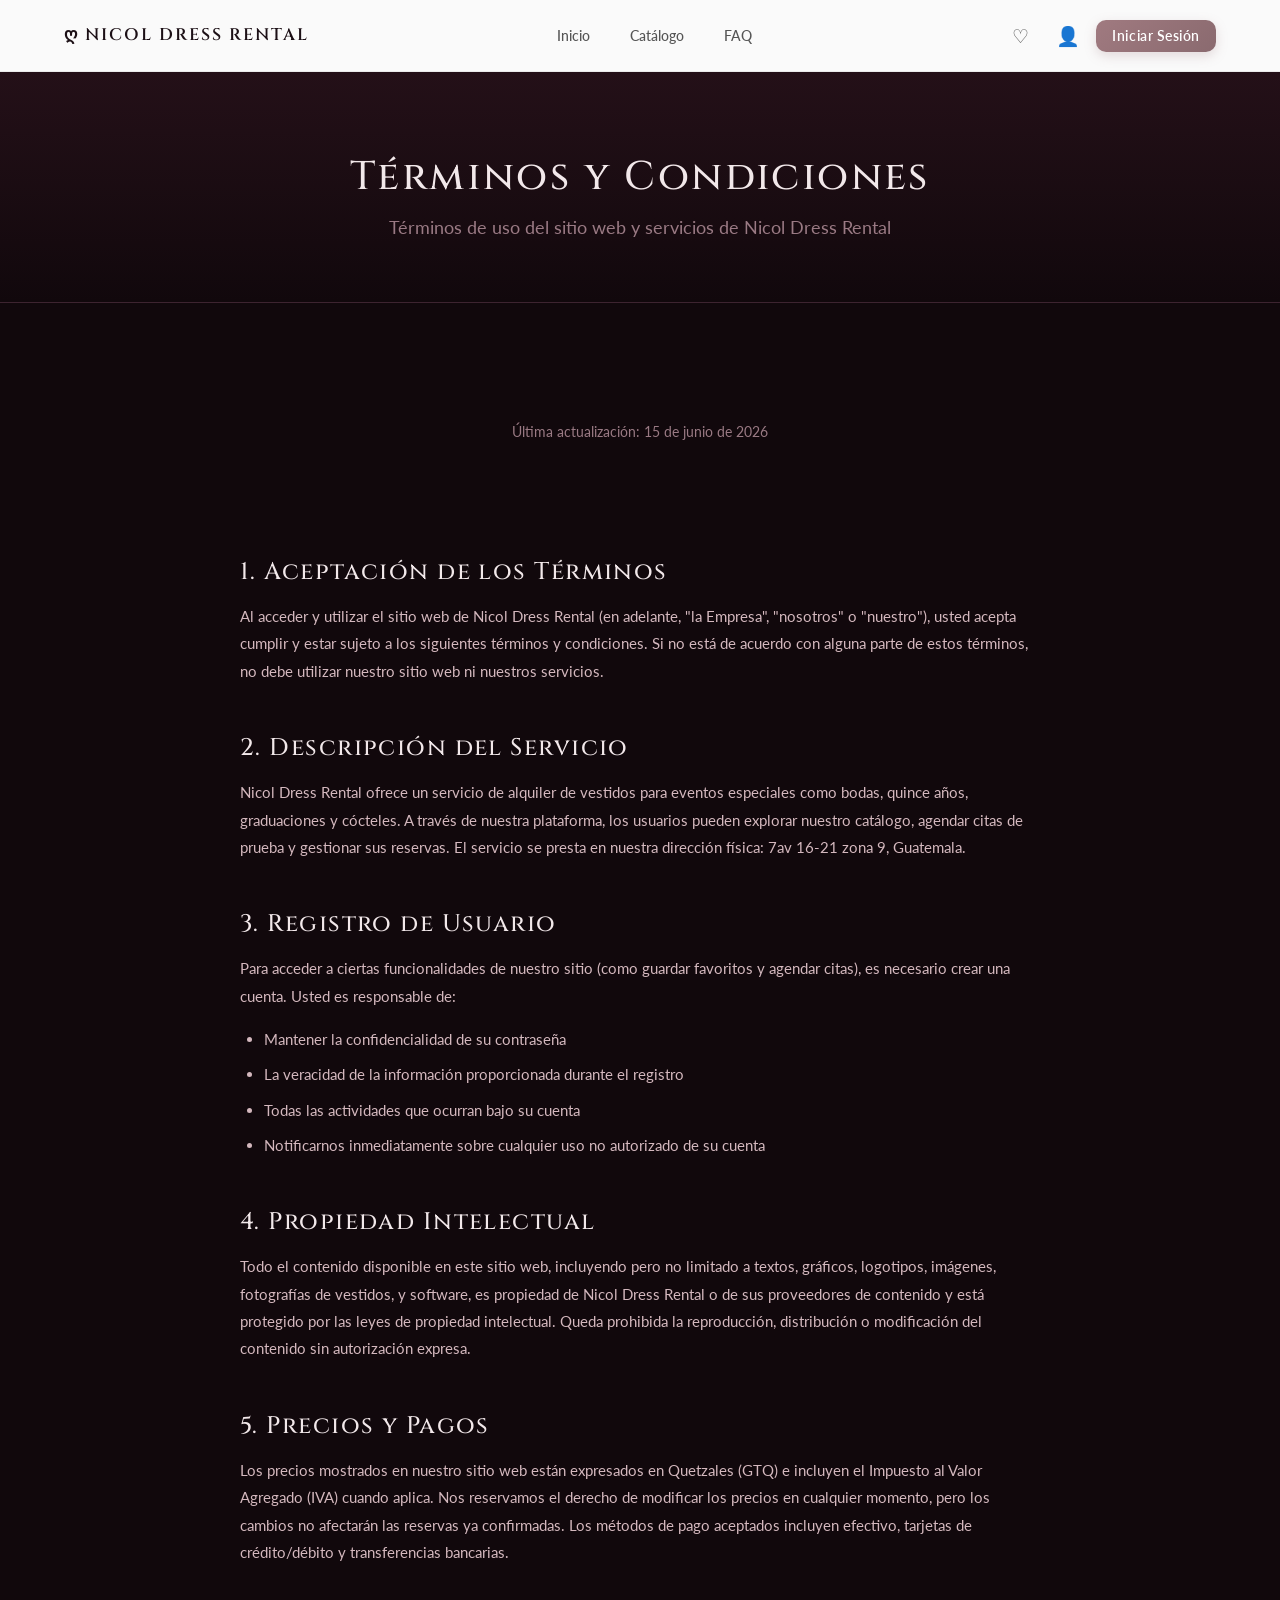
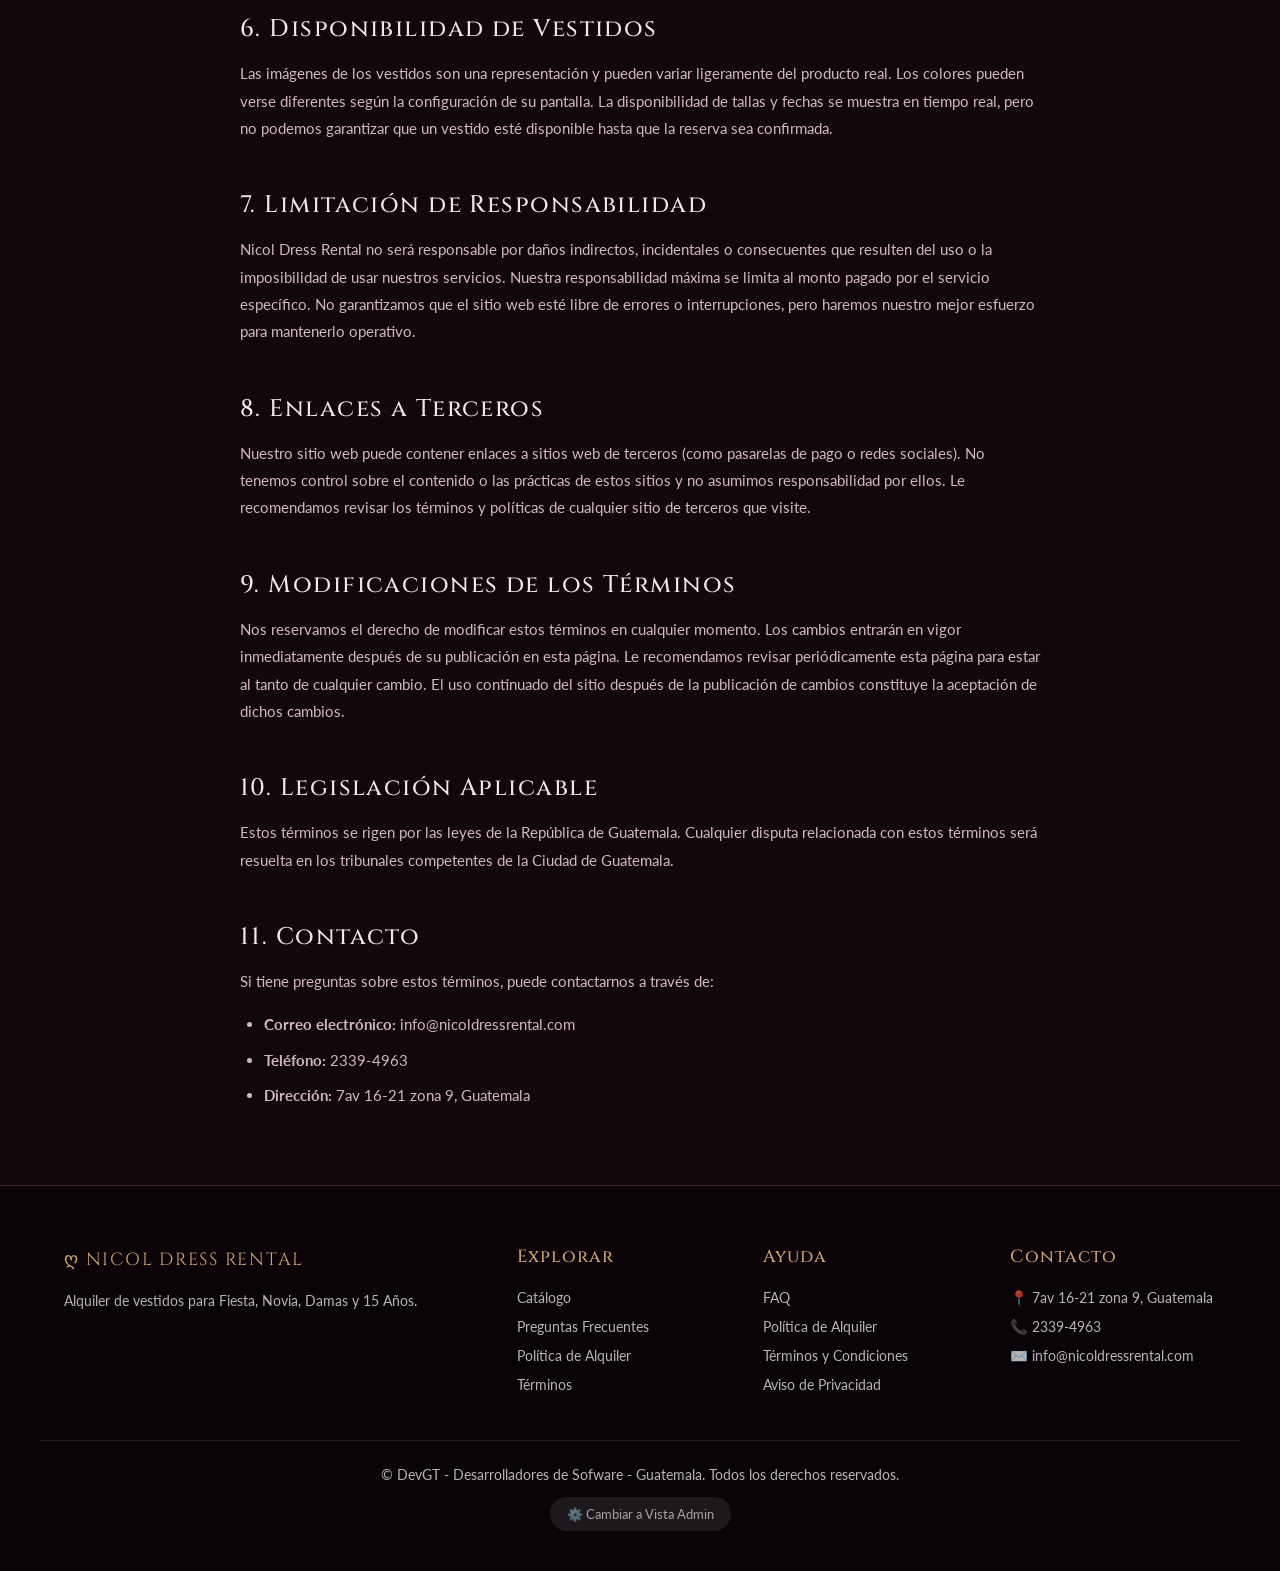
<file: terminos.html>
<!DOCTYPE html>
<html lang="es">
<head>
  <meta charset="UTF-8">
  <meta name="viewport" content="width=device-width, initial-scale=1.0">
  <title>Términos y Condiciones - Nicol Dress Rental</title>
  <meta name="description" content="Términos y condiciones de uso del sitio web y servicios de Nicol Dress Rental.">
  <link rel="stylesheet" href="public/css/main.css">
  <link rel="stylesheet" href="public/css/cliente.css">
  <link rel="icon" href="data:image/svg+xml,<svg xmlns=%22http://www.w3.org/2000/svg%22 viewBox=%220 0 100 100%22><text y=%22.9em%22 font-size=%2290%22> ღ </text></svg>">
  <style>
    .legal-content { max-width: 800px; margin: 0 auto; padding: 60px 0; }
    .legal-content h2 { margin-top: 48px; margin-bottom: 16px; font-size: 1.5rem; }
    .legal-content h3 { margin-top: 32px; margin-bottom: 12px; font-size: 1.2rem; }
    .legal-content p { margin-bottom: 16px; font-size: 0.95rem; color: var(--text-secondary); line-height: 1.8; }
    .legal-content ul { list-style: disc; padding-left: 24px; margin-bottom: 16px; }
    .legal-content li { font-size: 0.95rem; color: var(--text-secondary); line-height: 1.8; margin-bottom: 8px; }
    .legal-header { text-align: center; padding: 48px 0; }
    .legal-header .date { color: var(--text-muted); font-size: 0.9rem; margin-top: 8px; }
  </style>
</head>
<body>
  <nav class="navbar" id="navbar">
    <div class="navbar-inner">
      <a href="/" class="navbar-logo"><span> ღ Nicol Dress Rental</span></a>
      <button class="menu-toggle" id="menuToggle" aria-label="Menú">☰</button>
      <div class="navbar-links" id="navbarLinks">
        <a href="/">Inicio</a>
        <a href="catalogo.html">Catálogo</a>
        <a href="faq.html">FAQ</a>
      </div>
      <div class="navbar-actions">
        <button class="btn-icon" onclick="window.location.href='catalogo.html?tab=favoritos'" title="Favoritos">♡</button>
        <button class="btn-icon" id="userBtn" onclick="toggleUserMenu()" title="Mi Cuenta">👤</button>
        <button class="btn btn-primary btn-sm" id="loginBtn" onclick="openLoginModal()">Iniciar Sesión</button>
      </div>
    </div>
  </nav>

  <main class="main-content">
    <div class="page-hero">
      <h1>Términos y Condiciones</h1>
      <p>Términos de uso del sitio web y servicios de Nicol Dress Rental</p>
    </div>

    <div class="container">
      <div class="legal-content">
        <div class="legal-header">
          <p class="date">Última actualización: 15 de junio de 2026</p>
        </div>

        <h2>1. Aceptación de los Términos</h2>
        <p>Al acceder y utilizar el sitio web de Nicol Dress Rental (en adelante, "la Empresa", "nosotros" o "nuestro"), usted acepta cumplir y estar sujeto a los siguientes términos y condiciones. Si no está de acuerdo con alguna parte de estos términos, no debe utilizar nuestro sitio web ni nuestros servicios.</p>

        <h2>2. Descripción del Servicio</h2>
        <p>Nicol Dress Rental ofrece un servicio de alquiler de vestidos para eventos especiales como bodas, quince años, graduaciones y cócteles. A través de nuestra plataforma, los usuarios pueden explorar nuestro catálogo, agendar citas de prueba y gestionar sus reservas. El servicio se presta en nuestra dirección física: 7av 16-21 zona 9, Guatemala.</p>

        <h2>3. Registro de Usuario</h2>
        <p>Para acceder a ciertas funcionalidades de nuestro sitio (como guardar favoritos y agendar citas), es necesario crear una cuenta. Usted es responsable de:</p>
        <ul>
          <li>Mantener la confidencialidad de su contraseña</li>
          <li>La veracidad de la información proporcionada durante el registro</li>
          <li>Todas las actividades que ocurran bajo su cuenta</li>
          <li>Notificarnos inmediatamente sobre cualquier uso no autorizado de su cuenta</li>
        </ul>

        <h2>4. Propiedad Intelectual</h2>
        <p>Todo el contenido disponible en este sitio web, incluyendo pero no limitado a textos, gráficos, logotipos, imágenes, fotografías de vestidos, y software, es propiedad de Nicol Dress Rental o de sus proveedores de contenido y está protegido por las leyes de propiedad intelectual. Queda prohibida la reproducción, distribución o modificación del contenido sin autorización expresa.</p>

        <h2>5. Precios y Pagos</h2>
        <p>Los precios mostrados en nuestro sitio web están expresados en Quetzales (GTQ) e incluyen el Impuesto al Valor Agregado (IVA) cuando aplica. Nos reservamos el derecho de modificar los precios en cualquier momento, pero los cambios no afectarán las reservas ya confirmadas. Los métodos de pago aceptados incluyen efectivo, tarjetas de crédito/débito y transferencias bancarias.</p>

        <h2>6. Disponibilidad de Vestidos</h2>
        <p>Las imágenes de los vestidos son una representación y pueden variar ligeramente del producto real. Los colores pueden verse diferentes según la configuración de su pantalla. La disponibilidad de tallas y fechas se muestra en tiempo real, pero no podemos garantizar que un vestido esté disponible hasta que la reserva sea confirmada.</p>

        <h2>7. Limitación de Responsabilidad</h2>
        <p>Nicol Dress Rental no será responsable por daños indirectos, incidentales o consecuentes que resulten del uso o la imposibilidad de usar nuestros servicios. Nuestra responsabilidad máxima se limita al monto pagado por el servicio específico. No garantizamos que el sitio web esté libre de errores o interrupciones, pero haremos nuestro mejor esfuerzo para mantenerlo operativo.</p>

        <h2>8. Enlaces a Terceros</h2>
        <p>Nuestro sitio web puede contener enlaces a sitios web de terceros (como pasarelas de pago o redes sociales). No tenemos control sobre el contenido o las prácticas de estos sitios y no asumimos responsabilidad por ellos. Le recomendamos revisar los términos y políticas de cualquier sitio de terceros que visite.</p>

        <h2>9. Modificaciones de los Términos</h2>
        <p>Nos reservamos el derecho de modificar estos términos en cualquier momento. Los cambios entrarán en vigor inmediatamente después de su publicación en esta página. Le recomendamos revisar periódicamente esta página para estar al tanto de cualquier cambio. El uso continuado del sitio después de la publicación de cambios constituye la aceptación de dichos cambios.</p>

        <h2>10. Legislación Aplicable</h2>
        <p>Estos términos se rigen por las leyes de la República de Guatemala. Cualquier disputa relacionada con estos términos será resuelta en los tribunales competentes de la Ciudad de Guatemala.</p>

        <h2>11. Contacto</h2>
        <p>Si tiene preguntas sobre estos términos, puede contactarnos a través de:</p>
        <ul>
          <li><strong>Correo electrónico:</strong> info@nicoldressrental.com</li>
          <li><strong>Teléfono:</strong> 2339-4963</li>
          <li><strong>Dirección:</strong> 7av 16-21 zona 9, Guatemala</li>
        </ul>
      </div>
    </div>
  </main>

  <footer class="footer">
    <div class="footer-inner">
      <div>
        <div class="footer-logo"> ღ Nicol Dress Rental</div>
        <p>Alquiler de vestidos para Fiesta, Novia, Damas y 15 Años.</p>
      </div>
      <div>
        <h4>Explorar</h4>
        <a href="catalogo.html">Catálogo</a><br>
        <a href="faq.html">Preguntas Frecuentes</a><br>
        <a href="politicas.html">Política de Alquiler</a><br>
        <a href="terminos.html">Términos</a>
      </div>
      <div>
        <h4>Ayuda</h4>
        <a href="faq.html">FAQ</a><br>
        <a href="politicas.html">Política de Alquiler</a><br>
        <a href="terminos.html">Términos y Condiciones</a><br>
        <a href="privacidad.html">Aviso de Privacidad</a>
      </div>
      <div>
        <h4>Contacto</h4>
        <p>📍 7av 16-21 zona 9, Guatemala</p>
        <p>📞 2339-4963</p>
        <p>✉️ info@nicoldressrental.com</p>
      </div>
    </div>
    <div class="footer-bottom">
      <p>© DevGT - Desarrolladores de Sofware - Guatemala. Todos los derechos reservados.</p>
      <button class="switch-view" onclick="window.location.href='admin/dashboard.html'" style="margin-top:8px;">⚙️ Cambiar a Vista Admin</button>
    </div>
  </footer>

  <!-- ─── LOGIN MODAL ─── -->
  <div class="modal-overlay" id="loginModal">
    <div class="modal">
      <div class="modal-header">
        <h3>Iniciar Sesión</h3>
        <button class="modal-close" onclick="closeLoginModal()">✕</button>
      </div>
      <div class="modal-body">
        <form class="login-form" id="loginForm" onsubmit="handleLogin(event)">
          <div class="form-group">
            <label for="loginEmail">Correo electrónico</label>
            <input type="email" id="loginEmail" placeholder="tu@correo.com" required>
          </div>
          <div class="form-group">
            <label for="loginPassword">Contraseña</label>
            <input type="password" id="loginPassword" placeholder="••••••" required>
          </div>
          <div class="form-group" style="margin:0;">
            <button type="submit" class="btn btn-primary btn-block">Iniciar Sesión</button>
          </div>
          <div class="form-footer">
            <p>Usuarios demo: <strong>maria@demo.com</strong> / <strong>ana@demo.com</strong> / <strong>carmen@demo.com</strong><br>Contraseña: <strong>123456</strong></p>
          </div>
        </form>
      </div>
    </div>
  </div>

  <div class="toast-container" id="toastContainer"></div>
  <script src="public/js/data.js"></script>
  <script src="public/js/catalogo.js"></script>
  <script src="public/js/carrito.js"></script>
  <script src="public/js/image-config.js"></script>
  <script>
    document.getElementById('menuToggle')?.addEventListener('click', () => {
      document.getElementById('navbarLinks').classList.toggle('open');
    });
  </script>
</body>
</html>
</file>
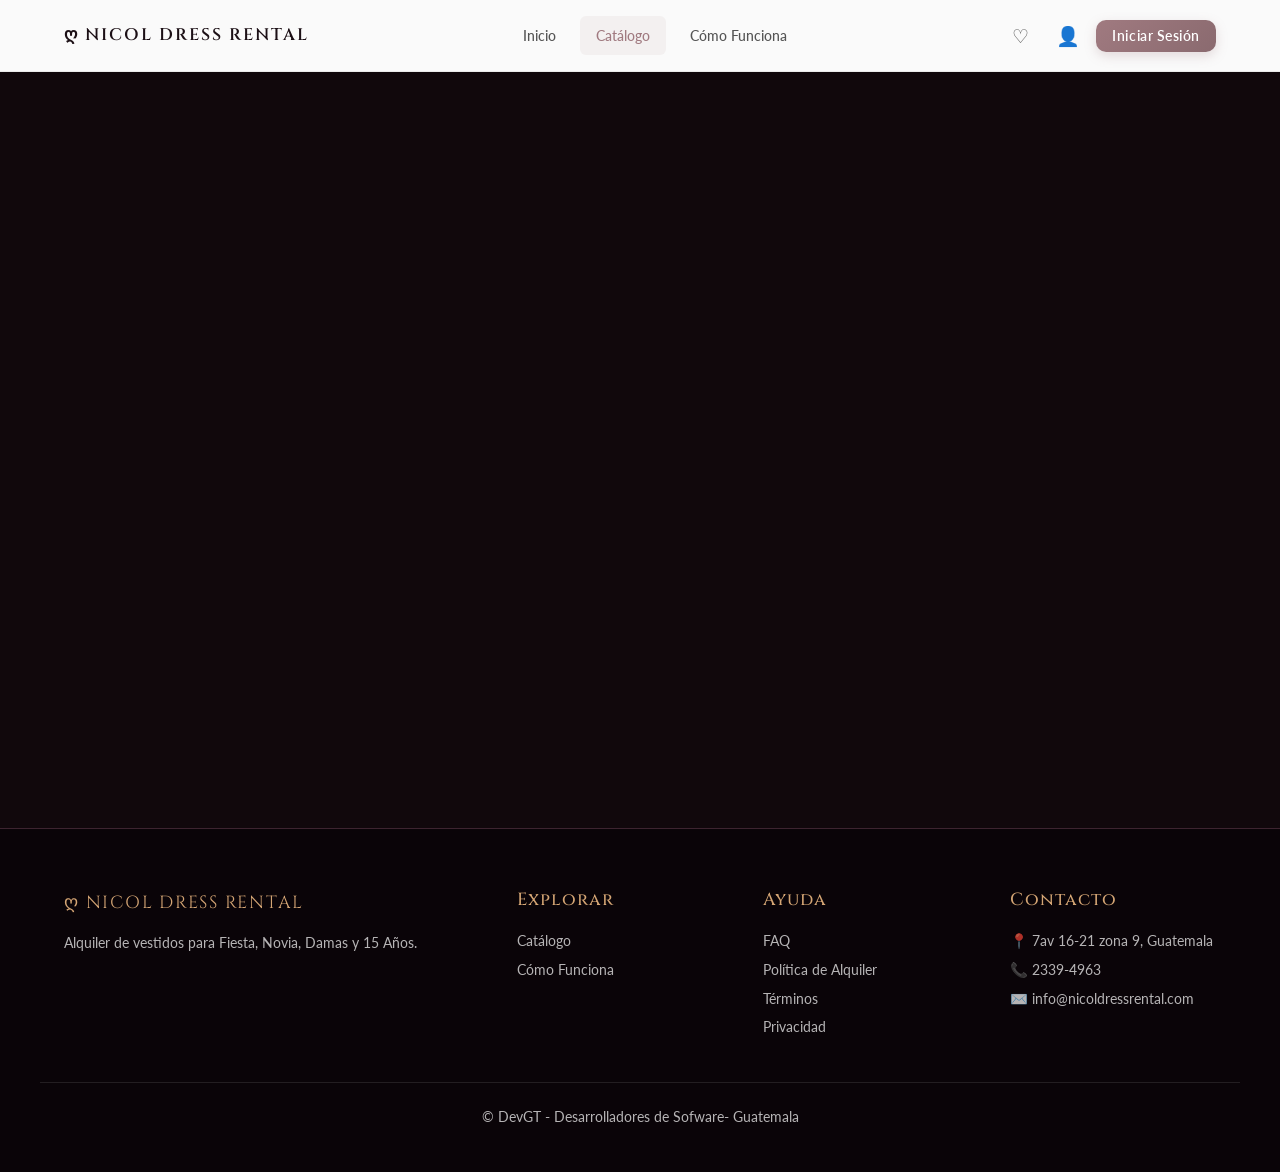
<file: vestido.html>
<!DOCTYPE html>
<html lang="es">
<head>
  <meta charset="UTF-8">
  <meta name="viewport" content="width=device-width, initial-scale=1.0">
  <title>Detalle del Vestido - Nicol Dress Rental</title>
  <link rel="stylesheet" href="public/css/main.css">
  <link rel="stylesheet" href="public/css/cliente.css">
  <link rel="icon" href="data:image/svg+xml,<svg xmlns=%22http://www.w3.org/2000/svg%22 viewBox=%220 0 100 100%22><text y=%22.9em%22 font-size=%2290%22> ღ </text></svg>">
</head>
<body>
  <nav class="navbar" id="navbar">
    <div class="navbar-inner">
      <a href="/" class="navbar-logo"><span> ღ  Nicol Dress Rental</span></a>
      <button class="menu-toggle" id="menuToggle">☰</button>
      <div class="navbar-links" id="navbarLinks">
        <a href="/">Inicio</a>
        <a href="catalogo.html" class="active">Catálogo</a>
        <a href="/#como-funciona">Cómo Funciona</a>
      </div>
      <div class="navbar-actions">
        <button class="btn-icon" onclick="window.location.href='catalogo.html?tab=favoritos'">♡</button>
        <button class="btn-icon" id="userBtn" onclick="toggleUserMenu()">👤</button>
        <button class="btn btn-primary btn-sm" id="loginBtn" onclick="openLoginModal()">Iniciar Sesión</button>
      </div>
    </div>
  </nav>

  <main class="main-content">
    <div class="container">
      <div class="product-detail" id="productDetail">
        <!-- Rendered by JS -->
      </div>
    </div>
  </main>

  <footer class="footer">
    <div class="footer-inner">
      <div>
        <div class="footer-logo"> ღ  Nicol Dress Rental</div>
        <p>Alquiler de vestidos para Fiesta, Novia, Damas y 15 Años.</p>
      </div>
      <div>
        <h4>Explorar</h4>
        <a href="catalogo.html">Catálogo</a><br>
        <a href="/#como-funciona">Cómo Funciona</a>
      </div>
      <div><h4>Ayuda</h4><a href="faq.html">FAQ</a><br><a href="politicas.html">Política de Alquiler</a><br><a href="terminos.html">Términos</a><br><a href="privacidad.html">Privacidad</a></div>
      <div>
        <h4>Contacto</h4>
        <p>📍 7av 16-21 zona 9, Guatemala</p>
        <p>📞 2339-4963</p>
        <p>✉️ info@nicoldressrental.com</p>
      </div>
    </div>
    <div class="footer-bottom"><p>© DevGT - Desarrolladores de Sofware- Guatemala</p></div>
  </footer>

  <!-- ─── LOGIN MODAL ─── -->
  <div class="modal-overlay" id="loginModal">
    <div class="modal">
      <div class="modal-header">
        <h3>Iniciar Sesión</h3>
        <button class="modal-close" onclick="closeLoginModal()">✕</button>
      </div>
      <div class="modal-body">
        <form class="login-form" id="loginForm" onsubmit="handleLogin(event)">
          <div class="form-group">
            <label for="loginEmail">Correo</label>
            <input type="email" id="loginEmail" placeholder="tu@correo.com" required>
          </div>
          <div class="form-group">
            <label for="loginPassword">Contraseña</label>
            <input type="password" id="loginPassword" placeholder="••••••" required>
          </div>
          <div class="form-group" style="margin:0;">
            <button type="submit" class="btn btn-primary btn-block">Iniciar Sesión</button>
          </div>
          <div class="form-footer">
            <p>Demo: <strong>maria@demo.com</strong> / <strong>123456</strong></p>
          </div>
        </form>
      </div>
    </div>
  </div>

  <!-- ─── TOAST ─── -->
  <div class="toast-container" id="toastContainer"></div>

  <script src="public/js/data.js"></script>
  <script src="public/js/catalogo.js"></script>
  <script src="public/js/carrito.js"></script>
  <script src="public/js/image-config.js"></script>
  <script>
    document.getElementById('menuToggle')?.addEventListener('click', () => {
      document.getElementById('navbarLinks').classList.toggle('open');
    });

    document.addEventListener('DOMContentLoaded', () => {
      const params = new URLSearchParams(window.location.search);
      const id = parseInt(params.get('id'));
      if (id) {
        renderizarVestido(id);
      }
    });
  </script>
</body>
</html>
</file>
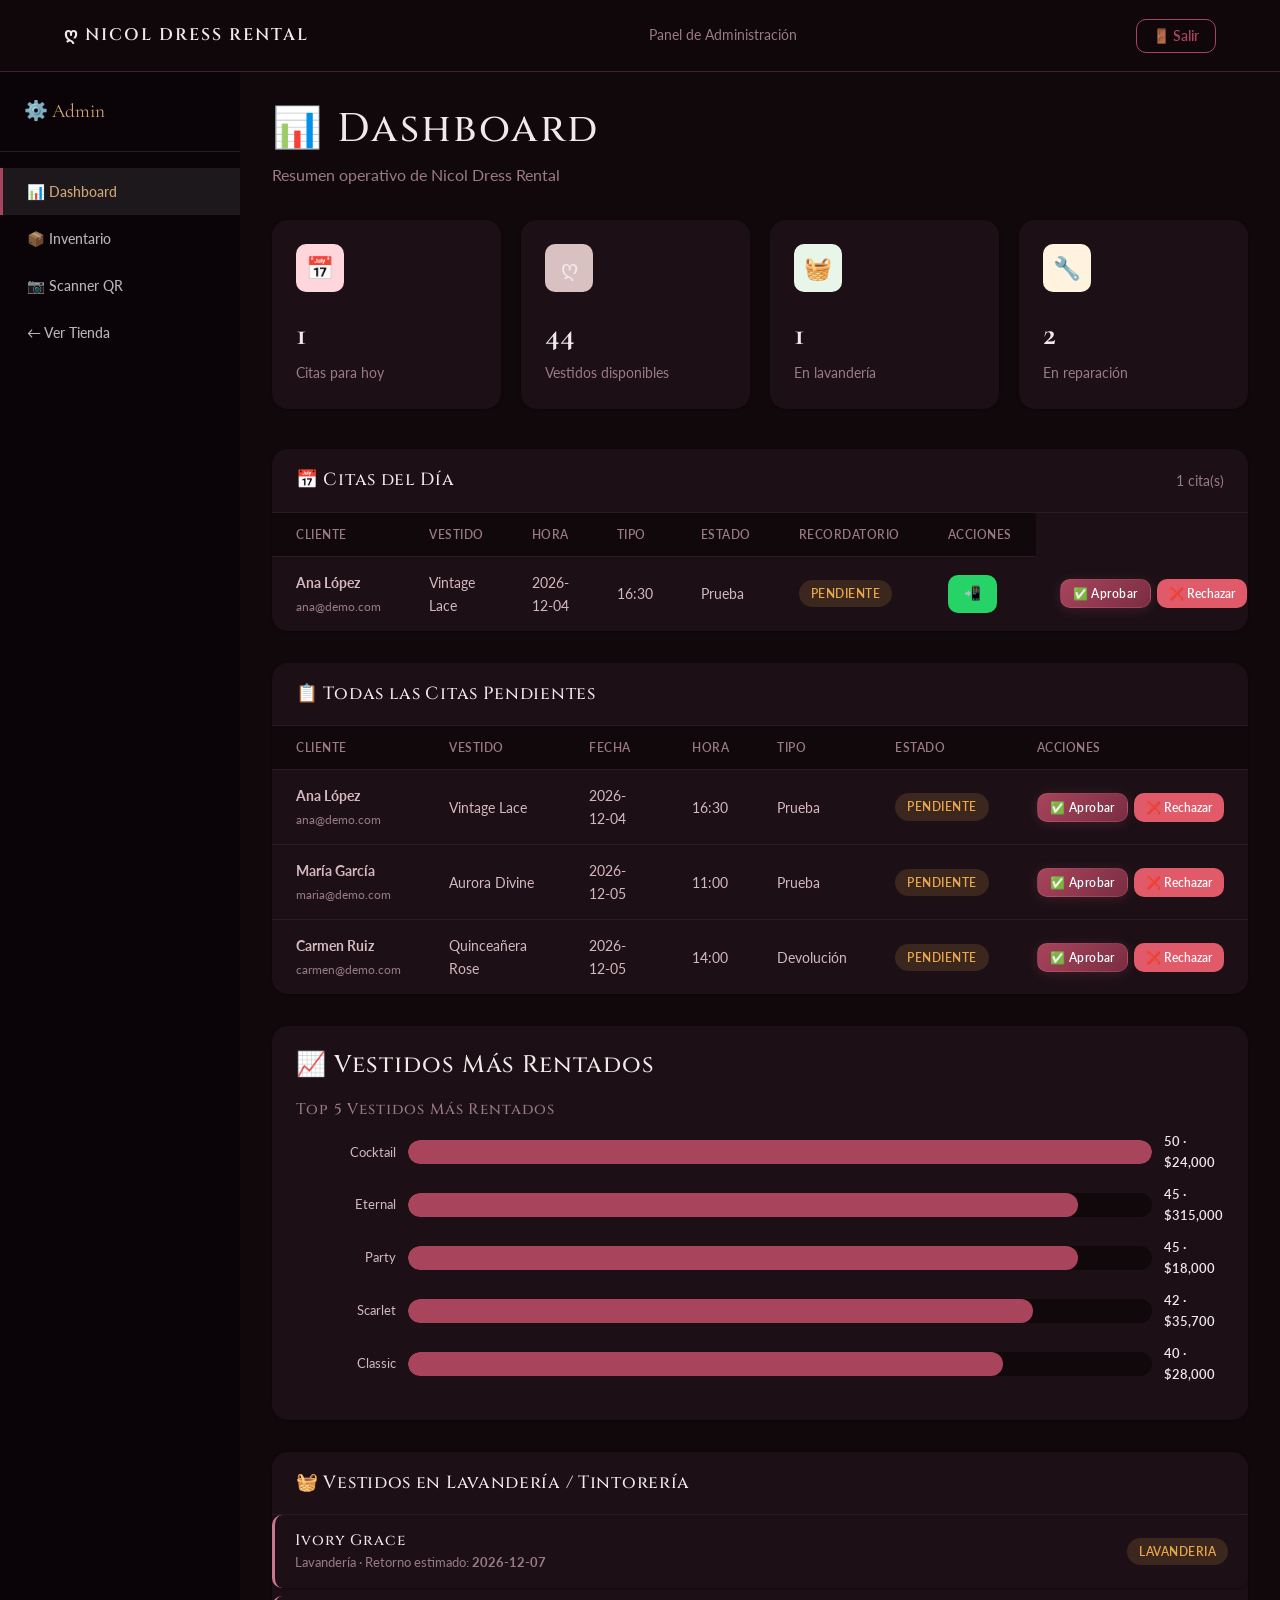
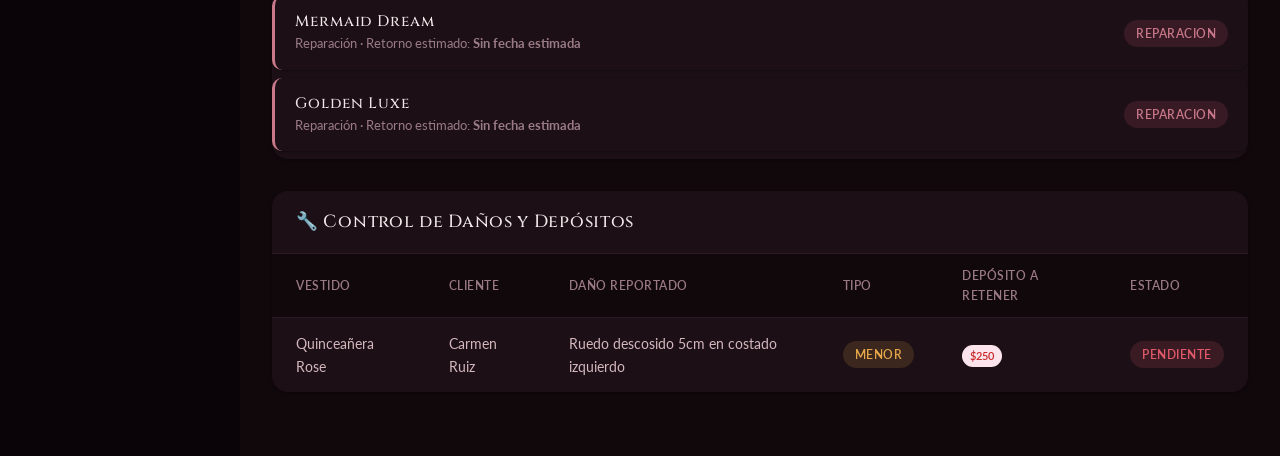
<file: admin/dashboard.html>
<!DOCTYPE html>
<html lang="es">
<head>
  <meta charset="UTF-8">
  <meta name="viewport" content="width=device-width, initial-scale=1.0">
  <title>Dashboard - Panel Admin | Nicol Dress Rental</title>
  <link rel="stylesheet" href="../public/css/main.css">
  <link rel="stylesheet" href="../public/css/admin.css">
  <link rel="icon" href="data:image/svg+xml,<svg xmlns=%22http://www.w3.org/2000/svg%22 viewBox=%220 0 100 100%22><text y=%22.9em%22 font-size=%2290%22>ღ</text></svg>">
  <link rel="preconnect" href="https://fonts.googleapis.com">
  <link rel="preconnect" href="https://fonts.gstatic.com" crossorigin>
  <link href="https://fonts.googleapis.com/css2?family=Lato:wght@300;400;700;900&family=Playfair+Display:wght@400;600;700;800&display=swap" rel="stylesheet">
</head>
<body>
  <nav class="navbar" id="navbar">
    <div class="navbar-inner">
      <a href="../index.html" class="navbar-logo"><span>ღ Nicol Dress Rental</span></a>
      <div style="font-size:0.85rem;color:var(--text-muted);">Panel de Administración</div>
      <div class="navbar-actions">
        <button class="btn btn-outline btn-sm" onclick="handleLogout()">🚪 Salir</button>
      </div>
    </div>
  </nav>

  <main class="main-content">
    <div class="admin-layout">
      <aside class="admin-sidebar">
        <div class="sidebar-logo">⚙️ Admin</div>
        <a href="dashboard.html" class="active">📊 Dashboard</a>
        <a href="inventario.html">📦 Inventario</a>
        <a href="scanner.html">📷 Scanner QR</a>
        <a href="../catalogo.html">← Ver Tienda</a>
      </aside>

      <section class="admin-main">
        <h1>📊 Dashboard</h1>
        <p class="page-desc">Resumen operativo de Nicol Dress Rental</p>

        <!-- Stats -->
        <div class="stats-grid" id="statsGrid">
          <div class="stat-card">
            <div class="stat-icon purple">📅</div>
            <div class="stat-number" id="statCitasHoy">-</div>
            <div class="stat-label">Citas para hoy</div>
          </div>
          <div class="stat-card">
            <div class="stat-icon blue">ღ</div>
            <div class="stat-number" id="statDisponibles">-</div>
            <div class="stat-label">Vestidos disponibles</div>
          </div>
          <div class="stat-card">
            <div class="stat-icon green">🧺</div>
            <div class="stat-number" id="statLavanderia">-</div>
            <div class="stat-label">En lavandería</div>
          </div>
          <div class="stat-card">
            <div class="stat-icon orange">🔧</div>
            <div class="stat-number" id="statReparacion">-</div>
            <div class="stat-label">En reparación</div>
          </div>
        </div>

        <!-- Citas de Hoy + WhatsApp -->
        <div class="table-container">
          <div class="table-header">
            <h3>📅 Citas del Día</h3>
            <span id="citasHoyCount" style="color:var(--text-muted);font-size:0.9rem;"></span>
          </div>
          <div id="citasHoyTable">
            <table>
              <thead>
                <tr>
                  <th>Cliente</th>
                  <th>Vestido</th>
                  <th>Hora</th>
                  <th>Tipo</th>
                  <th>Estado</th>
                  <th>Recordatorio</th>
                  <th>Acciones</th>
                </tr>
              </thead>
              <tbody id="citasHoyBody"></tbody>
            </table>
          </div>
        </div>

        <!-- Todas las Citas Pendientes -->
        <div class="table-container">
          <div class="table-header">
            <h3>📋 Todas las Citas Pendientes</h3>
          </div>
          <div id="citasPendientesTable">
            <table>
              <thead>
                <tr>
                  <th>Cliente</th>
                  <th>Vestido</th>
                  <th>Fecha</th>
                  <th>Hora</th>
                  <th>Tipo</th>
                  <th>Estado</th>
                  <th>Acciones</th>
                </tr>
              </thead>
              <tbody id="citasPendientesBody"></tbody>
            </table>
          </div>
        </div>

        <!-- Estadísticas de Rentabilidad -->
        <div class="chart-container">
          <h3 style="margin-bottom:20px;">📈 Vestidos Más Rentados</h3>
          <div id="chartBars"></div>
        </div>

        <!-- Vestidos en Lavandería -->
        <div class="table-container">
          <div class="table-header">
            <h3>🧺 Vestidos en Lavandería / Tintorería</h3>
          </div>
          <div id="lavanderiaList"></div>
        </div>

        <!-- Daños / Depósitos -->
        <div class="table-container">
          <div class="table-header">
            <h3>🔧 Control de Daños y Depósitos</h3>
          </div>
          <table>
            <thead>
              <tr>
                <th>Vestido</th>
                <th>Cliente</th>
                <th>Daño Reportado</th>
                <th>Tipo</th>
                <th>Depósito a Retener</th>
                <th>Estado</th>
              </tr>
            </thead>
            <tbody id="danosBody"></tbody>
          </table>
        </div>
      </section>
    </div>
  </main>

  <script src="../public/js/data.js"></script>
  <script src="../public/js/carrito.js"></script>
  <script src="../public/js/admin.js"></script>
  <script src="../public/js/image-config.js"></script>
  <script>
    document.addEventListener('DOMContentLoaded', () => {
      /* COMENTAMOS LA SEGURIDAD PARA PODER ENTRAR
      const user = getCurrentUser();
      if (!user || user.correo !== 'admin@boutique.com') {
        window.location.href = '../index.html';
        return;
      }
      */
      cargarDashboard();
      cargarEstadisticas();
      cargarTintoreria();
      cargarDanos();
    });
  </script>
</body>
</html>
</file>
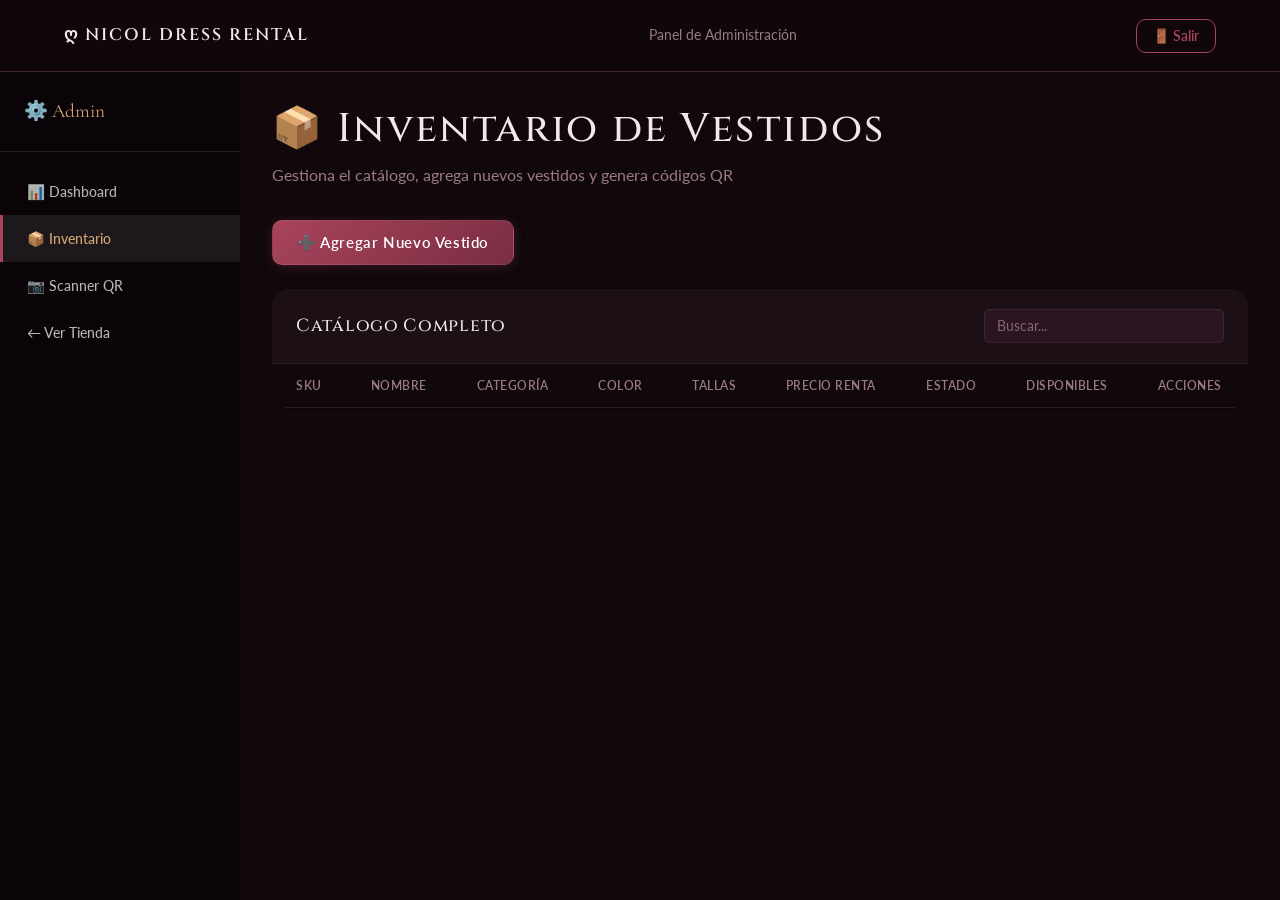
<file: admin/inventario.html>
<!DOCTYPE html>
<html lang="es">
<head>
  <meta charset="UTF-8">
  <meta name="viewport" content="width=device-width, initial-scale=1.0">
  <title>Inventario - Panel Admin | Nicol Dress Rental</title>
  <link rel="stylesheet" href="../public/css/main.css">
  <link rel="stylesheet" href="../public/css/admin.css">
  <link rel="icon" href="data:image/svg+xml,<svg xmlns=%22http://www.w3.org/2000/svg%22 viewBox=%220 0 100 100%22><text y=%22.9em%22 font-size=%2290%22>ღ</text></svg>">
  <link rel="preconnect" href="https://fonts.googleapis.com">
  <link rel="preconnect" href="https://fonts.gstatic.com" crossorigin>
  <link href="https://fonts.googleapis.com/css2?family=Lato:wght@300;400;700;900&family=Playfair+Display:wght@400;600;700;800&display=swap" rel="stylesheet">
</head>
<body>
  <nav class="navbar" id="navbar">
    <div class="navbar-inner">
      <a href="../index.html" class="navbar-logo"><span>ღ Nicol Dress Rental</span></a>
      <div style="font-size:0.85rem;color:var(--text-muted);">Panel de Administración</div>
      <div class="navbar-actions">
        <button class="btn btn-outline btn-sm" onclick="handleLogout()">🚪 Salir</button>
      </div>
    </div>
  </nav>

  <main class="main-content">
    <div class="admin-layout">
      <aside class="admin-sidebar">
        <div class="sidebar-logo">⚙️ Admin</div>
        <a href="dashboard.html">📊 Dashboard</a>
        <a href="inventario.html" class="active">📦 Inventario</a>
        <a href="scanner.html">📷 Scanner QR</a>
        <a href="../catalogo.html">← Ver Tienda</a>
      </aside>

      <section class="admin-main">
        <h1>📦 Inventario de Vestidos</h1>
        <p class="page-desc">Gestiona el catálogo, agrega nuevos vestidos y genera códigos QR</p>

        <!-- Botón agregar -->
        <div style="margin-bottom:24px;">
          <button class="btn btn-primary" onclick="abrirFormularioNuevo()">➕ Agregar Nuevo Vestido</button>
        </div>

        <!-- Formulario nuevo/editar -->
        <div class="admin-form" id="vestidoForm" style="display:none;">
          <div style="display:flex;justify-content:space-between;align-items:center;margin-bottom:20px;">
            <h3 id="formTitle">Agregar Vestido</h3>
            <button class="btn btn-sm btn-secondary" onclick="cerrarFormulario()">✕ Cancelar</button>
          </div>
          <form onsubmit="guardarVestido(event)">
            <input type="hidden" id="editId" value="">
            <div class="form-row">
              <div class="form-group">
                <label>Nombre del vestido</label>
                <input type="text" id="vNombre" required>
              </div>
              <div class="form-group">
                <label>Categoría</label>
                <select id="vCategoria" required>
                  <option value="">Seleccionar...</option>
                  <option value="Boda">Boda</option>
                  <option value="15 Años">15 Años</option>
                  <option value="Graduación">Graduación</option>
                  <option value="Cóctel">Cóctel</option>
                </select>
              </div>
            </div>
            <div class="form-row">
              <div class="form-group">
                <label>Color</label>
                <select id="vColor" required>
                  <option value="">Seleccionar...</option>
                  <option value="Blanco">Blanco</option>
                  <option value="Marfil">Marfil</option>
                  <option value="Rosado">Rosado</option>
                  <option value="Azul">Azul</option>
                  <option value="Rojo">Rojo</option>
                  <option value="Dorado">Dorado</option>
                  <option value="Plateado">Plateado</option>
                  <option value="Lavanda">Lavanda</option>
                  <option value="Verde">Verde</option>
                  <option value="Negro">Negro</option>
                </select>
              </div>
              <div class="form-group">
                <label>Tallas (separadas por coma)</label>
                <input type="text" id="vTallas" placeholder="XS, S, M, L, XL" required>
              </div>
            </div>
            <div class="form-row">
              <div class="form-group">
                <label>Precio de Renta (GTQ)</label>
                <input type="number" id="vPrecioRenta" min="0" required>
              </div>
              <div class="form-group">
                <label>Precio de Venta (GTQ)</label>
                <input type="number" id="vPrecioVenta" min="0" placeholder="0 si no aplica">
              </div>
            </div>
            <div class="form-row">
              <div class="form-group">
                <label>Disponibles (cantidad)</label>
                <input type="number" id="vDisponibles" min="0" value="1" required>
              </div>
              <div class="form-group">
                <label>Estado</label>
                <select id="vEstado" required>
                  <option value="disponible">Disponible</option>
                  <option value="agotado">Agotado</option>
                  <option value="lavanderia">Lavandería</option>
                  <option value="reparacion">Reparación</option>
                </select>
              </div>
            </div>
            <div class="form-group">
              <label>URL de imagen</label>
              <input type="url" id="vImagen" placeholder="https://picsum.photos/seed/.../600/800" required>
            </div>
            <div class="form-group">
              <label>Descripción</label>
              <textarea id="vDescripcion" rows="3" required></textarea>
            </div>
            <div class="form-group">
              <label>Tela / Material</label>
              <input type="text" id="vTela" required>
            </div>
            <button type="submit" class="btn btn-primary">💾 Guardar Vestido</button>
          </form>
        </div>

        <!-- Tabla de inventario -->
        <div class="table-container">
          <div class="table-header">
            <h3>Catálogo Completo</h3>
            <div class="table-search">
              <input type="text" id="inventarioSearch" placeholder="Buscar..." oninput="renderizarInventario()">
            </div>
          </div>
          <div id="inventarioTableContainer">
            <table>
              <thead>
                <tr>
                  <th>SKU</th>
                  <th>Nombre</th>
                  <th>Categoría</th>
                  <th>Color</th>
                  <th>Tallas</th>
                  <th>Precio Renta</th>
                  <th>Estado</th>
                  <th>Disponibles</th>
                  <th>Acciones</th>
                </tr>
              </thead>
              <tbody id="inventarioBody"></tbody>
            </table>
          </div>
        </div>

        <!-- QR Generator -->
        <div class="qr-section" id="qrSection" style="display:none;">
          <h3>📱 Código QR</h3>
          <div class="qr-container" id="qrContainer">
            <div id="qrCode"></div>
            <div class="qr-info" id="qrInfo"></div>
          </div>
          <button class="btn btn-secondary" style="margin-top:16px;" onclick="cerrarQR()">Cerrar</button>
        </div>
      </section>
    </div>
  </main>

  <div class="toast-container" id="toastContainer"></div>

  <script src="../public/js/data.js"></script>
  <script src="../public/js/carrito.js"></script>
  <script src="../public/js/admin.js"></script>
  <script src="../public/js/image-config.js"></script>
  <script>
    document.addEventListener('DOMContentLoaded', () => {
      /* COMENTAMOS LA SEGURIDAD PARA PODER ENTRAR
      const user = getCurrentUser();
      if (!user || user.correo !== 'admin@boutique.com') {
        window.location.href = '../index.html';
        return;
      }
      */
      cargarDashboard();
      cargarEstadisticas();
      cargarTintoreria();
      cargarDanos();
    });
  </script>
</body>
</html>
</file>
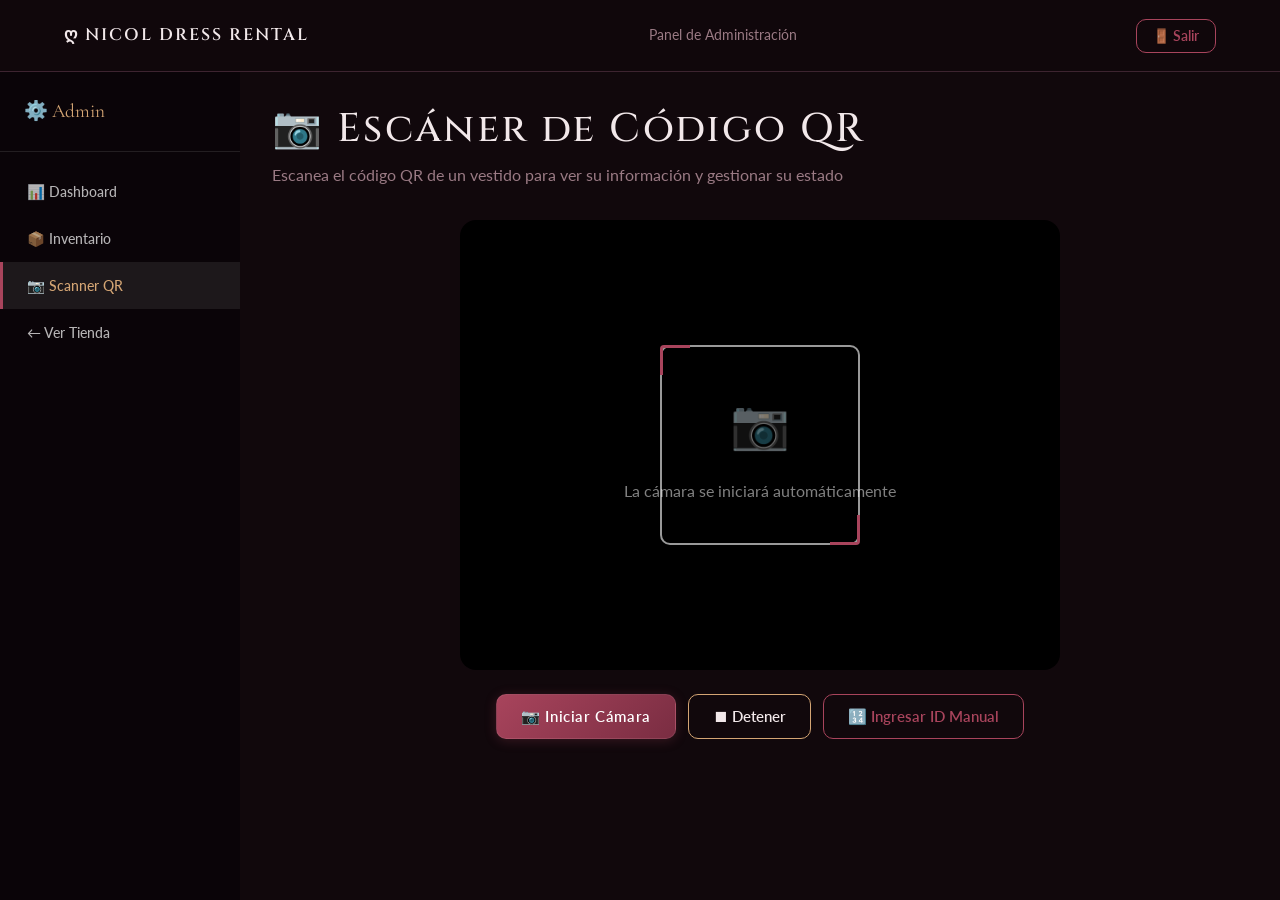
<file: admin/scanner.html>
<!DOCTYPE html>
<html lang="es">
<head>
  <meta charset="UTF-8">
  <meta name="viewport" content="width=device-width, initial-scale=1.0">
  <title>Scanner QR - Panel Admin | Nicol Dress Rental</title>
  <link rel="stylesheet" href="../public/css/main.css">
  <link rel="stylesheet" href="../public/css/admin.css">
  <link rel="icon" href="data:image/svg+xml,<svg xmlns=%22http://www.w3.org/2000/svg%22 viewBox=%220 0 100 100%22><text y=%22.9em%22 font-size=%2290%22>ღ</text></svg>">
  <link rel="preconnect" href="https://fonts.googleapis.com">
  <link rel="preconnect" href="https://fonts.gstatic.com" crossorigin>
  <link href="https://fonts.googleapis.com/css2?family=Lato:wght@300;400;700;900&family=Playfair+Display:wght@400;600;700;800&display=swap" rel="stylesheet">
</head>
<body>
  <nav class="navbar" id="navbar">
    <div class="navbar-inner">
      <a href="../index.html" class="navbar-logo"><span>ღ Nicol Dress Rental</span></a>
      <div style="font-size:0.85rem;color:var(--text-muted);">Panel de Administración</div>
      <div class="navbar-actions">
        <button class="btn btn-outline btn-sm" onclick="handleLogout()">🚪 Salir</button>
      </div>
    </div>
  </nav>

  <main class="main-content">
    <div class="admin-layout">
      <aside class="admin-sidebar">
        <div class="sidebar-logo">⚙️ Admin</div>
        <a href="dashboard.html">📊 Dashboard</a>
        <a href="inventario.html">📦 Inventario</a>
        <a href="scanner.html" class="active">📷 Scanner QR</a>
        <a href="../catalogo.html">← Ver Tienda</a>
      </aside>

      <section class="admin-main">
        <h1>📷 Escáner de Código QR</h1>
        <p class="page-desc">Escanea el código QR de un vestido para ver su información y gestionar su estado</p>

        <div class="scanner-container">
          <div class="scanner-viewport" id="scannerViewport">
            <div class="scanner-overlay"></div>
            <div class="scanner-placeholder" id="scannerPlaceholder">
              <p style="font-size:3rem;margin-bottom:16px;">📷</p>
              <p>La cámara se iniciará automáticamente</p>
            </div>
          </div>

          <div style="display:flex;gap:12px;justify-content:center;flex-wrap:wrap;">
            <button class="btn btn-primary" onclick="iniciarEscanner()">📷 Iniciar Cámara</button>
            <button class="btn btn-secondary" onclick="detenerEscanner()">⏹ Detener</button>
            <button class="btn btn-outline" onclick="entrarIdManual()">🔢 Ingresar ID Manual</button>
          </div>

          <div class="scanner-result" id="scannerResult" style="display:none;">
            <div id="scannerResultContent"></div>
          </div>

          <div id="scannerError" style="display:none;margin-top:16px;padding:16px;background:#fce4ec;border-radius:12px;color:var(--danger);text-align:center;">
            <p id="scannerErrorMessage"></p>
          </div>
        </div>
      </section>
    </div>
  </main>

  <div class="toast-container" id="toastContainer"></div>

  <script src="../public/js/data.js"></script>
  <script src="../public/js/carrito.js"></script>
  <script src="../public/js/admin.js"></script>
  <script src="../public/js/qr-scanner.js"></script>
  <script src="../public/js/image-config.js"></script>
  <script>
    document.addEventListener('DOMContentLoaded', () => {
      /* COMENTAMOS LA SEGURIDAD PARA PODER ENTRAR
      const user = getCurrentUser();
      if (!user || user.correo !== 'admin@boutique.com') {
        window.location.href = '../index.html';
        return;
      }
      */
      cargarDashboard();
      cargarEstadisticas();
      cargarTintoreria();
      cargarDanos();
    });
  </script>
</body>
</html>
</file>
<file: public/css/main.css>
/* ============================================================
   👗 Nicol Dress Rental - Estilos Globales
   Tema oscuro vino · Tipografía carta elegante
   ============================================================ */

@import url('https://fonts.googleapis.com/css2?family=Cinzel:wght@400;500;600;700&family=Cormorant+Garamond:ital,wght@0,400;0,500;0,600;1,400;1,500;1,600&family=Lato:wght@300;400;500;700&display=swap');

/* ─── CSS Variables (Paleta Oscura Vino) ─── */
:root {
  --primary: #a8445c;
  --primary-dark: #7a2d42;
  --primary-hover: #c45a74;
  --primary-light: #1a0c12;
  --accent: #c9788a;
  --accent-soft: #d4a574;
  --accent-glow: rgba(168, 68, 92, 0.25);

  --bg-cream: #11080c;
  --bg-white: #1c1016;
  --bg-light: #241018;
  --bg-card: #2a1520;
  --bg-gray: #1a0e14;
  --bg-dark: #0a0408;

  --text-primary: #f2e8ea;
  --text-secondary: #d4b8be;
  --text-muted: #9a7a84;
  --text-light: #ffffff;
  --text-link: #e8a8b8;

  --border: #3d2430;
  --border-light: #2e1a24;

  --success: #6abf7a;
  --warning: #e8a84a;
  --danger: #e05a6a;
  --info: #a8445c;

  --shadow-sm: 0 1px 3px rgba(0, 0, 0, 0.35);
  --shadow-md: 0 4px 16px rgba(0, 0, 0, 0.4);
  --shadow-lg: 0 8px 32px rgba(0, 0, 0, 0.45);
  --shadow-xl: 0 20px 60px rgba(0, 0, 0, 0.5);
  --shadow-wine: 0 8px 32px rgba(168, 68, 92, 0.2);

  --radius-sm: 6px;
  --radius-md: 10px;
  --radius-lg: 16px;
  --radius-xl: 24px;

  --font-display: 'Cinzel', 'Times New Roman', serif;
  --font-serif: 'Cormorant Garamond', 'Georgia', serif;
  --font-sans: 'Lato', 'Segoe UI', -apple-system, BlinkMacSystemFont, sans-serif;

  --transition: all 0.3s cubic-bezier(0.4, 0, 0.2, 1);
  --transition-fast: all 0.15s ease;

  --max-width: 1200px;
  --header-height: 72px;
}

/* ─── Reset ─── */
*, *::before, *::after {
  box-sizing: border-box;
  margin: 0;
  padding: 0;
}

html {
  scroll-behavior: smooth;
  font-size: 16px;
}

body {
  font-family: var(--font-sans);
  color: var(--text-primary);
  background-color: var(--bg-cream);
  line-height: 1.6;
  min-height: 100vh;
  -webkit-font-smoothing: antialiased;
}

img {
  max-width: 100%;
  height: auto;
  display: block;
}

a {
  color: var(--text-link);
  text-decoration: none;
  transition: var(--transition-fast);
}

a:hover {
  color: var(--accent);
}

button {
  cursor: pointer;
  font-family: inherit;
  font-size: inherit;
  border: none;
  background: none;
  transition: var(--transition);
}

input, select, textarea {
  font-family: inherit;
  font-size: inherit;
  border: 1.5px solid var(--border);
  border-radius: var(--radius-sm);
  padding: 10px 14px;
  background: var(--bg-card);
  color: var(--text-primary);
  transition: var(--transition-fast);
  outline: none;
  width: 100%;
}

input:focus, select:focus, textarea:focus {
  border-color: var(--primary);
  box-shadow: 0 0 0 3px var(--accent-glow);
}

input::placeholder,
textarea::placeholder {
  color: var(--text-muted);
  opacity: 0.8;
}

::selection {
  background: var(--primary-dark);
  color: var(--text-light);
}

/* ─── Typography ─── */
h1, h2, h3, h4, h5, h6 {
  font-family: var(--font-display);
  color: var(--text-primary);
  line-height: 1.25;
  letter-spacing: 0.06em;
  font-weight: 500;
}

h1 { font-size: 2.5rem; }
h2 { font-size: 2rem; }
h3 { font-size: 1.5rem; font-family: var(--font-display); letter-spacing: 0.04em; }
h4 { font-size: 1.25rem; }

.text-serif-italic {
  font-family: var(--font-serif);
  font-style: italic;
  font-weight: 400;
  letter-spacing: 0.02em;
}

.text-sans {
  font-family: var(--font-sans);
  font-style: normal;
  letter-spacing: 0;
}

.section-title p,
.lead-serif {
  font-family: var(--font-serif);
  font-style: italic;
  font-size: 1.15rem;
  color: var(--text-secondary);
}

/* ─── Header / Navbar ─── */
.navbar {
  position: fixed;
  top: 0;
  left: 0;
  right: 0;
  z-index: 1000;
  background: rgba(17, 8, 12, 0.92);
  backdrop-filter: blur(12px);
  -webkit-backdrop-filter: blur(12px);
  border-bottom: 1px solid var(--border);
  height: var(--header-height);
  transition: var(--transition);
}

.navbar.scrolled {
  box-shadow: var(--shadow-md);
}

.navbar-inner {
  max-width: var(--max-width);
  margin: 0 auto;
  padding: 0 24px;
  height: 100%;
  display: flex;
  align-items: center;
  justify-content: space-between;
}

.navbar-logo {
  display: flex;
  align-items: center;
  gap: 10px;
  font-family: var(--font-display);
  font-size: 1.05rem;
  color: var(--text-primary);
  font-weight: 600;
  letter-spacing: 0.12em;
  text-transform: uppercase;
}

.navbar-logo img {
  height: 36px;
  width: auto;
}

.navbar-logo span {
  color: var(--text-primary);
}

.navbar-links {
  display: flex;
  align-items: center;
  gap: 8px;
}

.navbar-links a {
  padding: 8px 16px;
  border-radius: var(--radius-sm);
  color: var(--text-secondary);
  font-size: 0.9rem;
  font-weight: 500;
  transition: var(--transition);
}

.navbar-links a:hover,
.navbar-links a.active {
  color: var(--text-light);
  background: var(--primary-dark);
  border-bottom: none;
}

.navbar-actions {
  display: flex;
  align-items: center;
  gap: 8px;
}

.navbar-actions .btn-icon {
  width: 40px;
  height: 40px;
  display: flex;
  align-items: center;
  justify-content: center;
  border-radius: 50%;
  color: var(--text-secondary);
  font-size: 1.2rem;
  position: relative;
  transition: var(--transition);
}

.navbar-actions .btn-icon:hover {
  background: var(--bg-card);
  color: var(--accent);
}

.navbar-actions .badge {
  position: absolute;
  top: 2px;
  right: 2px;
  background: var(--danger);
  color: white;
  font-size: 0.65rem;
  font-weight: 700;
  width: 18px;
  height: 18px;
  border-radius: 50%;
  display: flex;
  align-items: center;
  justify-content: center;
}

/* Hamburger menu button (mobile) */
.menu-toggle {
  display: none;
  width: 40px;
  height: 40px;
  align-items: center;
  justify-content: center;
  border-radius: var(--radius-sm);
  color: var(--text-secondary);
  font-size: 1.5rem;
}

/* ─── Buttons ─── */
.btn {
  display: inline-flex;
  align-items: center;
  justify-content: center;
  gap: 8px;
  padding: 12px 24px;
  border-radius: var(--radius-md);
  font-weight: 600;
  font-size: 0.95rem;
  transition: var(--transition);
  white-space: nowrap;
  position: relative;
  overflow: hidden;
}

.btn::after {
  content: '';
  position: absolute;
  inset: 0;
  background: radial-gradient(circle at center, rgba(255,255,255,0.3) 0%, transparent 70%);
  opacity: 0;
  transition: opacity 0.3s ease;
}

.btn:active::after {
  opacity: 1;
}

.btn-primary {
  background: linear-gradient(135deg, var(--primary) 0%, var(--primary-dark) 100%);
  color: white;
  box-shadow: 0 2px 12px var(--accent-glow);
  border: 1px solid rgba(255, 255, 255, 0.08);
  font-family: var(--font-sans);
  letter-spacing: 0.04em;
}

.btn-primary:hover {
  background: linear-gradient(135deg, var(--primary-hover) 0%, var(--primary) 100%);
  transform: translateY(-2px);
  box-shadow: var(--shadow-wine);
  color: white;
}

.btn-secondary {
  background: transparent;
  color: var(--text-primary);
  border: 1.5px solid var(--accent-soft);
}

.btn-secondary:hover {
  background: rgba(212, 165, 116, 0.1);
  border-color: var(--accent-soft);
  color: var(--accent-soft);
  transform: translateY(-2px);
  box-shadow: 0 4px 16px rgba(212, 165, 116, 0.15);
}

.btn-outline {
  background: transparent;
  color: var(--primary);
  border: 1.5px solid var(--primary);
}

.btn-outline:hover {
  background: var(--primary);
  color: white;
  transform: translateY(-1px);
  box-shadow: 0 4px 12px rgba(92, 31, 20, 0.3);
}

.btn-danger {
  background: var(--danger);
  color: white;
}

.btn-danger:hover {
  background: #b71c1c;
  color: white;
  transform: translateY(-1px);
}

.btn-sm {
  padding: 8px 16px;
  font-size: 0.85rem;
}

.btn-lg {
  padding: 16px 32px;
  font-size: 1.1rem;
}

.btn-block {
  width: 100%;
}

/* ─── Scrollbar Personalizada ─── */
::-webkit-scrollbar {
  width: 8px;
  height: 8px;
}

::-webkit-scrollbar-track {
  background: var(--bg-cream);
}

::-webkit-scrollbar-thumb {
  background: var(--accent-soft);
  border-radius: 4px;
}

::-webkit-scrollbar-thumb:hover {
  background: var(--accent);
}

/* ─── Main Content ─── */
.main-content {
  padding-top: var(--header-height);
  min-height: calc(100vh - var(--header-height));
}

.container {
  max-width: var(--max-width);
  margin: 0 auto;
  padding: 0 24px;
}

.section {
  padding: 80px 0;
}

.section-title {
  text-align: center;
  margin-bottom: 48px;
}

.section-title h2 {
  margin-bottom: 12px;
  color: var(--accent-soft);
}

.section-title p {
  color: var(--text-muted);
  max-width: 600px;
  margin: 0 auto;
}

/* ─── Cards ─── */
.card {
  background: var(--bg-white);
  border-radius: var(--radius-lg);
  box-shadow: var(--shadow-sm);
  overflow: hidden;
  transition: var(--transition);
  border: 1px solid var(--border);
}

.card:hover {
  box-shadow: var(--shadow-md);
  transform: translateY(-4px);
}

/* ─── Grid ─── */
.grid {
  display: grid;
  gap: 24px;
}

.grid-2 { grid-template-columns: repeat(2, 1fr); }
.grid-3 { grid-template-columns: repeat(3, 1fr); }
.grid-4 { grid-template-columns: repeat(4, 1fr); }

/* ─── Badge ─── */
.badge {
  display: inline-flex;
  align-items: center;
  gap: 4px;
  padding: 4px 12px;
  border-radius: 100px;
  font-size: 0.75rem;
  font-weight: 600;
  text-transform: uppercase;
  letter-spacing: 0.5px;
}

.badge-success { background: rgba(106, 191, 122, 0.15); color: var(--success); }
.badge-warning { background: rgba(232, 168, 74, 0.15); color: var(--warning); }
.badge-danger { background: rgba(224, 90, 106, 0.15); color: var(--danger); }
.badge-info { background: rgba(168, 68, 92, 0.2); color: var(--accent); }
.badge-default { background: var(--bg-card); color: var(--text-secondary); }

/* ─── Spinner ─── */
.spinner {
  width: 24px;
  height: 24px;
  border: 3px solid var(--border);
  border-top-color: var(--primary);
  border-radius: 50%;
  animation: spin 0.6s linear infinite;
}

@keyframes spin {
  to { transform: rotate(360deg); }
}

/* ─── Image Skeleton / Loading ─── */
.img-loading {
  position: relative;
  overflow: hidden;
  background: var(--bg-card);
}

.img-loading::after {
  content: '';
  position: absolute;
  top: 0;
  left: -100%;
  width: 200%;
  height: 100%;
  background: linear-gradient(90deg, transparent 0%, rgba(255,255,255,0.4) 50%, transparent 100%);
  animation: shimmer 1.5s infinite;
}

@keyframes shimmer {
  from { transform: translateX(-50%); }
  to { transform: translateX(50%); }
}

img {
  transition: opacity 0.4s ease;
}

/* ─── Toast / Notifications ─── */
.toast-container {
  position: fixed;
  top: calc(var(--header-height) + 16px);
  right: 24px;
  z-index: 9999;
  display: flex;
  flex-direction: column;
  gap: 8px;
}

.toast {
  display: flex;
  align-items: center;
  gap: 12px;
  padding: 14px 20px;
  background: var(--bg-white);
  border-radius: var(--radius-md);
  box-shadow: var(--shadow-lg);
  border-left: 4px solid var(--accent);
  min-width: 300px;
  max-width: 420px;
  animation: slideInRight 0.3s ease;
  border: 1px solid var(--border);
  color: var(--text-primary);
}

.toast-success { border-left-color: #4caf50; }
.toast-error { border-left-color: #d32f2f; }
.toast-warning { border-left-color: #ff9800; }
.toast-info { border-left-color: #8C5E5E; }

.toast-success { border-left-color: var(--success); }
.toast-error { border-left-color: var(--danger); }
.toast-warning { border-left-color: var(--warning); }
.toast-info { border-left-color: var(--info); }

.toast-icon {
  font-size: 1.3rem;
  flex-shrink: 0;
}

.toast-message {
  flex: 1;
  font-size: 0.9rem;
  color: var(--text-secondary);
}

.toast-close {
  flex-shrink: 0;
  color: var(--text-muted);
  font-size: 1.1rem;
  padding: 4px;
}

@keyframes slideInRight {
  from { transform: translateX(100%); opacity: 0; }
  to { transform: translateX(0); opacity: 1; }
}

/* ─── Modal ─── */
.modal-overlay {
  position: fixed;
  top: 0;
  left: 0;
  right: 0;
  bottom: 0;
  background: rgba(10, 4, 8, 0.75);
  backdrop-filter: blur(6px);
  z-index: 2000;
  display: none;
  align-items: center;
  justify-content: center;
  padding: 24px;
  animation: fadeIn 0.2s ease;
}

.modal-overlay.open {
  display: flex;
}

.modal {
  background: var(--bg-white);
  border-radius: var(--radius-xl);
  box-shadow: var(--shadow-xl);
  max-width: 600px;
  width: 100%;
  max-height: 90vh;
  overflow-y: auto;
  animation: scaleIn 0.3s ease;
}

.modal-header {
  display: flex;
  align-items: center;
  justify-content: space-between;
  padding: 24px;
  border-bottom: 1px solid var(--border-light);
}

.modal-header h3 {
  font-size: 1.3rem;
  color: var(--accent-soft);
}

.modal-close {
  width: 36px;
  height: 36px;
  display: flex;
  align-items: center;
  justify-content: center;
  border-radius: 50%;
  color: var(--text-muted);
  font-size: 1.3rem;
}

.modal-close:hover {
  background: var(--bg-card);
  color: var(--text-primary);
}

.modal-body {
  padding: 24px;
}

.modal-footer {
  display: flex;
  gap: 12px;
  justify-content: flex-end;
  padding: 20px 24px;
  border-top: 1px solid var(--border-light);
}

@keyframes fadeIn {
  from { opacity: 0; }
  to { opacity: 1; }
}

@keyframes scaleIn {
  from { opacity: 0; transform: scale(0.95); }
  to { opacity: 1; transform: scale(1); }
}

/* ─── Footer ─── */
.footer {
  background: var(--bg-dark);
  color: var(--text-light);
  padding: 60px 0 40px;
  margin-top: 0;
  border-top: 1px solid var(--border);
}

.footer-inner {
  max-width: var(--max-width);
  margin: 0 auto;
  padding: 0 24px;
  display: grid;
  grid-template-columns: 2fr 1fr 1fr 1fr;
  gap: 40px;
}

.footer h4 {
  color: var(--accent-soft);
  font-size: 1.1rem;
  margin-bottom: 16px;
}

.footer p, .footer a {
  color: rgba(255, 255, 255, 0.7);
  font-size: 0.9rem;
  line-height: 2;
}

.footer a:hover {
  color: var(--accent-soft);
}

.footer-logo {
  font-family: var(--font-display);
  font-size: 1.1rem;
  color: var(--accent-soft);
  margin-bottom: 12px;
  letter-spacing: 0.1em;
  text-transform: uppercase;
}

.footer-bottom {
  max-width: var(--max-width);
  margin: 40px auto 0;
  padding: 20px 24px 0;
  border-top: 1px solid rgba(255, 255, 255, 0.1);
  text-align: center;
  color: rgba(255, 255, 255, 0.5);
  font-size: 0.85rem;
}

/* ─── Empty State ─── */
.empty-state {
  text-align: center;
  padding: 60px 24px;
  color: var(--text-muted);
}

.empty-state .empty-icon {
  font-size: 3rem;
  margin-bottom: 16px;
  opacity: 0.5;
}

.empty-state h3 {
  color: var(--text-secondary);
  margin-bottom: 8px;
}

.empty-state p {
  margin-bottom: 20px;
}

/* ─── Responsive ─── */
@media (max-width: 1024px) {
  .grid-4 { grid-template-columns: repeat(3, 1fr); }
  .footer-inner { grid-template-columns: 1fr 1fr; }
}

@media (max-width: 768px) {
  h1 { font-size: 2rem; }
  h2 { font-size: 1.6rem; }
  h3 { font-size: 1.3rem; }

  .menu-toggle { display: flex; }

  .navbar-links {
    display: none;
    position: absolute;
    top: var(--header-height);
    left: 0;
    right: 0;
    background: var(--bg-white);
    flex-direction: column;
    padding: 16px;
    border-bottom: 1px solid var(--border);
    box-shadow: var(--shadow-lg);
  }

  .navbar-links.open {
    display: flex;
  }

  .navbar-links a {
    width: 100%;
    padding: 12px 16px;
  }

  .grid-2, .grid-3, .grid-4 { grid-template-columns: repeat(2, 1fr); }

  .section { padding: 48px 0; }

  .footer-inner { grid-template-columns: 1fr; }
}

@media (max-width: 480px) {
  .grid-2, .grid-3, .grid-4 { grid-template-columns: 1fr; }
  .container { padding: 0 16px; }
  .navbar-inner { padding: 0 16px; }
}

/* ─── Page Hero ─── */
.page-hero {
  background: linear-gradient(180deg, var(--bg-light) 0%, var(--bg-cream) 100%);
  padding: 80px 0 60px;
  text-align: center;
  border-bottom: 1px solid var(--border);
}

.page-hero h1 {
  margin-bottom: 12px;
  color: var(--text-primary);
}

.page-hero p {
  color: var(--text-muted);
  font-size: 1.1rem;
  max-width: 600px;
  margin: 0 auto;
}

/* ─── Login Modal ─── */
.login-form .form-group {
  margin-bottom: 20px;
}

.login-form label {
  display: block;
  margin-bottom: 6px;
  font-weight: 600;
  font-size: 0.9rem;
  color: var(--text-secondary);
}

.login-form .form-footer {
  text-align: center;
  margin-top: 16px;
  font-size: 0.85rem;
  color: var(--text-muted);
}

.login-form .form-footer a {
  color: var(--primary);
  font-weight: 600;
}

/* ─── User Menu ─── */
.user-menu {
  position: relative;
}

.user-menu .user-name {
  display: flex;
  align-items: center;
  gap: 6px;
  padding: 6px 12px 6px 6px;
  border-radius: 100px;
  background: var(--bg-card);
  font-size: 0.85rem;
  font-weight: 600;
  color: var(--text-secondary);
}

.user-menu .user-avatar {
  width: 28px;
  height: 28px;
  border-radius: 50%;
  background: var(--primary);
  color: white;
  display: flex;
  align-items: center;
  justify-content: center;
  font-size: 0.75rem;
  font-weight: 700;
}

.user-dropdown {
  position: absolute;
  top: calc(100% + 8px);
  right: 0;
  background: var(--bg-white);
  border-radius: var(--radius-md);
  box-shadow: var(--shadow-lg);
  min-width: 200px;
  padding: 8px;
  display: none;
  z-index: 100;
}

.user-dropdown.open {
  display: block;
}

.user-dropdown a,
.user-dropdown button {
  display: flex;
  align-items: center;
  gap: 10px;
  padding: 10px 14px;
  border-radius: var(--radius-sm);
  color: var(--text-secondary);
  font-size: 0.9rem;
  font-weight: 500;
  width: 100%;
  text-align: left;
}

.user-dropdown a:hover,
.user-dropdown button:hover {
  background: var(--bg-card);
  color: var(--text-primary);
}

.user-dropdown .dropdown-divider {
  height: 1px;
  background: var(--border-light);
  margin: 6px 8px;
}

.user-dropdown .logout-btn {
  color: var(--danger);
}

.user-dropdown .logout-btn:hover {
  background: rgba(224, 90, 106, 0.12);
}

/* ─── Switch Admin/Cliente ─── */
.switch-view {
  display: inline-flex;
  align-items: center;
  gap: 8px;
  padding: 8px 16px;
  border-radius: 100px;
  background: rgba(255, 255, 255, 0.08);
  color: rgba(255, 255, 255, 0.6);
  font-size: 0.8rem;
  cursor: pointer;
  transition: var(--transition);
  border: 1px solid transparent;
}

.switch-view:hover {
  background: rgba(255, 255, 255, 0.12);
  color: var(--accent-soft);
  border-color: var(--accent-soft);
}

/* ─── Floating Rose Petals ─── */
@keyframes pd1 {
  0%   { transform: translate(0vw,0vh) rotate(0deg); opacity:0; }
  10%  { transform: translate(3vw,-12vh) rotate(80deg); opacity:0.20; }
  30%  { transform: translate(-2vw,-35vh) rotate(200deg); opacity:0.22; }
  55%  { transform: translate(4vw,-60vh) rotate(380deg); opacity:0.18; }
  80%  { transform: translate(-1vw,-85vh) rotate(520deg); opacity:0.12; }
  100% { transform: translate(2vw,-120vh) rotate(640deg); opacity:0; }
}
@keyframes pd2 {
  0%   { transform: translate(0vw,0vh) rotate(0deg); opacity:0; }
  10%  { transform: translate(-3vw,-14vh) rotate(-70deg); opacity:0.18; }
  35%  { transform: translate(2vw,-38vh) rotate(-210deg); opacity:0.20; }
  60%  { transform: translate(-4vw,-62vh) rotate(-390deg); opacity:0.15; }
  85%  { transform: translate(1vw,-88vh) rotate(-510deg); opacity:0.10; }
  100% { transform: translate(-2vw,-120vh) rotate(-620deg); opacity:0; }
}
@keyframes pd3 {
  0%   { transform: translate(0vw,0vh) rotate(0deg); opacity:0; }
  12%  { transform: translate(5vw,-16vh) rotate(120deg); opacity:0.15; }
  35%  { transform: translate(-3vw,-40vh) rotate(300deg); opacity:0.17; }
  58%  { transform: translate(2vw,-62vh) rotate(480deg); opacity:0.13; }
  82%  { transform: translate(-4vw,-86vh) rotate(620deg); opacity:0.09; }
  100% { transform: translate(3vw,-120vh) rotate(740deg); opacity:0; }
}
@keyframes pd4 {
  0%   { transform: translate(0vw,0vh) rotate(0deg); opacity:0; }
  12%  { transform: translate(-4vw,-15vh) rotate(-110deg); opacity:0.17; }
  38%  { transform: translate(3vw,-40vh) rotate(-290deg); opacity:0.19; }
  62%  { transform: translate(-2vw,-65vh) rotate(-460deg); opacity:0.14; }
  85%  { transform: translate(4vw,-90vh) rotate(-590deg); opacity:0.10; }
  100% { transform: translate(-1vw,-120vh) rotate(-700deg); opacity:0; }
}
@keyframes pd5 {
  0%   { transform: translate(0vw,0vh) rotate(0deg); opacity:0; }
  15%  { transform: translate(2vw,-18vh) rotate(50deg); opacity:0.22; }
  40%  { transform: translate(-4vw,-42vh) rotate(170deg); opacity:0.20; }
  65%  { transform: translate(3vw,-68vh) rotate(340deg); opacity:0.16; }
  85%  { transform: translate(-2vw,-92vh) rotate(480deg); opacity:0.11; }
  100% { transform: translate(1vw,-120vh) rotate(560deg); opacity:0; }
}
@keyframes pd6 {
  0%   { transform: translate(0vw,0vh) rotate(0deg); opacity:0; }
  12%  { transform: translate(-5vw,-15vh) rotate(-90deg); opacity:0.16; }
  36%  { transform: translate(2vw,-38vh) rotate(-250deg); opacity:0.18; }
  60%  { transform: translate(-3vw,-62vh) rotate(-420deg); opacity:0.13; }
  84%  { transform: translate(4vw,-88vh) rotate(-540deg); opacity:0.09; }
  100% { transform: translate(-2vw,-120vh) rotate(-660deg); opacity:0; }
}
@keyframes pd7 {
  0%   { transform: translate(0vw,0vh) rotate(0deg); opacity:0; }
  14%  { transform: translate(4vw,-17vh) rotate(140deg); opacity:0.14; }
  38%  { transform: translate(-1vw,-42vh) rotate(320deg); opacity:0.16; }
  62%  { transform: translate(3vw,-66vh) rotate(500deg); opacity:0.12; }
  85%  { transform: translate(-3vw,-90vh) rotate(640deg); opacity:0.08; }
  100% { transform: translate(2vw,-120vh) rotate(760deg); opacity:0; }
}
@keyframes pd8 {
  0%   { transform: translate(0vw,0vh) rotate(0deg); opacity:0; }
  10%  { transform: translate(-3vw,-13vh) rotate(-60deg); opacity:0.20; }
  34%  { transform: translate(4vw,-36vh) rotate(-180deg); opacity:0.22; }
  58%  { transform: translate(-2vw,-60vh) rotate(-360deg); opacity:0.17; }
  82%  { transform: translate(3vw,-84vh) rotate(-500deg); opacity:0.12; }
  100% { transform: translate(-1vw,-120vh) rotate(-600deg); opacity:0; }
}
@keyframes pd9 {
  0%   { transform: translate(0vw,0vh) rotate(0deg); opacity:0; }
  15%  { transform: translate(1vw,-20vh) rotate(30deg); opacity:0.18; }
  40%  { transform: translate(-3vw,-45vh) rotate(150deg); opacity:0.20; }
  65%  { transform: translate(2vw,-70vh) rotate(310deg); opacity:0.15; }
  85%  { transform: translate(-1vw,-93vh) rotate(440deg); opacity:0.10; }
  100% { transform: translate(0vw,-120vh) rotate(520deg); opacity:0; }
}
@keyframes pd10 {
  0%   { transform: translate(0vw,0vh) rotate(0deg); opacity:0; }
  12%  { transform: translate(-2vw,-16vh) rotate(-80deg); opacity:0.15; }
  38%  { transform: translate(1vw,-40vh) rotate(-230deg); opacity:0.17; }
  62%  { transform: translate(-3vw,-65vh) rotate(-400deg); opacity:0.12; }
  86%  { transform: translate(2vw,-90vh) rotate(-530deg); opacity:0.08; }
  100% { transform: translate(-1vw,-120vh) rotate(-640deg); opacity:0; }
}

body::before, body::after,
.main-content::before, .main-content::after,
.petal-layer::before, .petal-layer::after {
  content: '';
  position: fixed;
  pointer-events: none;
  z-index: 0;
  border-radius: 60% 40% 50% 50% / 40% 50% 50% 60%;
  opacity: 0;
  will-change: transform, opacity;
}
body::before {
  width: 60px; height: 76px;
  bottom: -5%; left: 8%;
  background: radial-gradient(ellipse at 30% 30%, var(--accent), var(--primary), transparent 70%);
  animation: pd1 22s ease-in-out infinite; animation-delay: -2s;
}
body::after {
  width: 50px; height: 62px;
  bottom: -5%; left: 88%;
  background: radial-gradient(ellipse at 40% 30%, var(--primary-hover), var(--primary-dark), transparent 70%);
  animation: pd2 26s ease-in-out infinite; animation-delay: -8s;
}
.main-content::before {
  width: 55px; height: 70px;
  bottom: -5%; left: 30%;
  background: radial-gradient(ellipse at 30% 40%, var(--accent-soft), var(--primary), transparent 70%);
  animation: pd3 28s ease-in-out infinite; animation-delay: -14s;
}
.main-content::after {
  width: 42px; height: 54px;
  bottom: -5%; left: 68%;
  background: radial-gradient(ellipse at 30% 30%, var(--primary), var(--accent), transparent 70%);
  animation: pd4 24s ease-in-out infinite; animation-delay: -20s;
}
.petal-layer::before {
  width: 70px; height: 86px;
  bottom: -5%; left: 50%;
  background: radial-gradient(ellipse at 30% 30%, var(--accent), var(--primary-dark), transparent 70%);
  animation: pd5 30s ease-in-out infinite; animation-delay: -5s;
}
.petal-layer::after {
  width: 48px; height: 60px;
  bottom: -5%; left: 18%;
  background: radial-gradient(ellipse at 30% 30%, var(--primary), var(--accent-soft), transparent 70%);
  animation: pd6 34s ease-in-out infinite; animation-delay: -12s;
}

.petal {
  position: fixed;
  bottom: -5%;
  pointer-events: none;
  z-index: 0;
  border-radius: 60% 40% 50% 50% / 40% 50% 50% 60%;
  opacity: 0;
  will-change: transform, opacity;
}
</file>
<file: public/css/cliente.css>
/* ============================================================
   👗 Nicol Dress Rental - Estilos de Cliente (Catálogo & Landing)
   ============================================================ */

/* ─── HERO SECTION (Landing Page) ─── */
.hero {
  min-height: calc(100vh - var(--header-height));
  display: flex;
  align-items: center;
  background: radial-gradient(ellipse at 20% 50%, rgba(168, 68, 92, 0.12) 0%, transparent 55%),
              radial-gradient(ellipse at 80% 20%, rgba(212, 165, 116, 0.06) 0%, transparent 45%),
              linear-gradient(180deg, var(--bg-light) 0%, var(--bg-cream) 100%);
  position: relative;
  overflow: hidden;
  padding: 60px 0;
}

.hero::before {
  content: '';
  position: absolute;
  top: -50%;
  right: -30%;
  width: 80%;
  height: 200%;
  background: radial-gradient(ellipse, rgba(168, 68, 92, 0.08) 0%, transparent 70%);
  pointer-events: none;
}

.hero::after {
  content: '';
  position: absolute;
  bottom: 0;
  left: 0;
  right: 0;
  height: 1px;
  background: linear-gradient(90deg, transparent, var(--border), transparent);
}

.hero-inner {
  max-width: var(--max-width);
  margin: 0 auto;
  padding: 0 24px;
  display: grid;
  grid-template-columns: 1fr 1fr;
  gap: 60px;
  align-items: center;
  width: 100%;
  position: relative;
  z-index: 1;
}

.hero-content h1 {
  font-family: var(--font-display);
  font-size: 2.8rem;
  line-height: 1.2;
  margin-bottom: 20px;
  letter-spacing: 0.08em;
  font-weight: 500;
  color: var(--text-primary);
  text-transform: none;
}

.hero-content h1 span {
  color: var(--accent-soft);
  display: block;
  font-size: 0.78em;
  letter-spacing: 0.1em;
  margin-top: 8px;
}

.hero-logo {
  width: 220px;
  max-width: 100%;
  height: auto;
  display: block;
  margin-bottom: 28px;
  filter: drop-shadow(0 4px 20px rgba(168, 68, 92, 0.3));
}

.hero-lead {
  margin-bottom: 24px;
  line-height: 1.7;
}

.hero-lead .lead-main {
  font-family: var(--font-serif);
  font-style: italic;
  font-size: 1.35rem;
  color: var(--text-secondary);
  display: block;
  margin-bottom: 8px;
}

.hero-lead .lead-sub {
  font-family: var(--font-sans);
  font-size: 0.95rem;
  font-weight: 400;
  color: var(--text-muted);
  display: block;
}

.hero-meta {
  display: flex;
  gap: 16px;
  flex-wrap: wrap;
  margin-bottom: 28px;
  font-size: 0.9rem;
  font-family: var(--font-sans);
  color: var(--text-muted);
}

.hero-meta a {
  color: var(--accent);
  font-weight: 600;
  text-decoration: none;
  transition: var(--transition-fast);
}

.hero-meta a:hover {
  color: var(--accent-soft);
}

.hero-buttons {
  display: flex;
  gap: 16px;
  flex-wrap: wrap;
}

.hero-image {
  display: flex;
  justify-content: center;
  align-items: center;
}

.hero-image img {
  width: 100%;
  max-width: 480px;
  border-radius: var(--radius-xl);
  box-shadow: var(--shadow-wine), var(--shadow-xl);
  aspect-ratio: 3/4;
  object-fit: cover;
  border: 1px solid var(--border);
}

/* ─── HOW IT WORKS ─── */
.how-it-works {
  background: var(--bg-light);
  border-top: 1px solid var(--border);
  border-bottom: 1px solid var(--border);
}

.steps-grid {
  display: grid;
  grid-template-columns: repeat(4, 1fr);
  gap: 32px;
}

.step-card {
  text-align: center;
  padding: 32px 20px;
  background: var(--bg-white);
  border-radius: var(--radius-lg);
  box-shadow: var(--shadow-sm);
  transition: var(--transition);
  border: 1px solid var(--border);
  border-top: 3px solid var(--primary);
}

.step-card:hover {
  transform: translateY(-4px);
  box-shadow: var(--shadow-wine);
  border-color: var(--primary-dark);
}

.step-number {
  width: 56px;
  height: 56px;
  border-radius: 50%;
  background: linear-gradient(135deg, var(--primary) 0%, var(--primary-dark) 100%);
  color: white;
  display: flex;
  align-items: center;
  justify-content: center;
  font-size: 1.3rem;
  font-weight: 600;
  font-family: var(--font-display);
  margin: 0 auto 20px;
  box-shadow: var(--shadow-wine);
  letter-spacing: 0.05em;
}

.step-card h3 {
  margin-bottom: 8px;
  font-size: 1rem;
  color: var(--accent-soft);
  letter-spacing: 0.06em;
}

.step-card p {
  color: var(--text-muted);
  font-size: 0.9rem;
  line-height: 1.65;
  font-family: var(--font-sans);
}

/* ─── FEATURED SLIDER ─── */
.featured-section {
  background: var(--bg-cream);
}

.slider-wrapper {
  position: relative;
  overflow: hidden;
}

.slider-track {
  display: flex;
  gap: 24px;
  overflow-x: auto;
  scroll-snap-type: x mandatory;
  -webkit-overflow-scrolling: touch;
  scrollbar-width: none;
  padding: 8px 4px 16px;
}

.slider-track::-webkit-scrollbar {
  display: none;
}

.slider-track .product-card {
  flex: 0 0 280px;
  scroll-snap-align: start;
}

.slider-arrows {
  display: flex;
  justify-content: center;
  gap: 12px;
  margin-top: 24px;
}

.slider-arrow {
  width: 44px;
  height: 44px;
  border-radius: 50%;
  background: var(--bg-white);
  border: 1.5px solid var(--border);
  display: flex;
  align-items: center;
  justify-content: center;
  font-size: 1.2rem;
  color: var(--accent-soft);
  box-shadow: var(--shadow-sm);
  transition: var(--transition);
}

.slider-arrow:hover {
  background: var(--primary-dark);
  color: white;
  border-color: var(--primary);
  box-shadow: var(--shadow-wine);
}

/* ─── MÁS RENTADOS (Estilo formal con blanco) ─── */
.seccion-mas-rentados .product-card {
  /* Fondo base muy sutil */
  background: linear-gradient(145deg, var(--bg-light) 0%, var(--bg-cream) 100%);
  border: 1px solid var(--border);
  transition: var(--transition);
}

/* Efecto Hover: Blanco puro, sombra elegante y ligera elevación */
.seccion-mas-rentados .product-card:hover,
.seccion-mas-rentados .product-card:active,
.seccion-mas-rentados .product-card:focus-within {
  background: var(--bg-white);
  border-color: var(--bg-white);
  box-shadow: var(--shadow-sm); 
  transform: translateY(-4px); 
}

/* Evitar que el botón de corazón tenga colores fuera de la paleta al hacer hover */
.seccion-mas-rentados .product-card .favorite-btn:hover {
  color: var(--text-primary); 
  transform: scale(1.1);
}

/* ─── CATALOG PAGE ─── */
.catalog-layout {
  display: grid;
  grid-template-columns: 260px 1fr;
  gap: 32px;
  padding: 32px 0;
}

/* Filters Sidebar */
.filters-sidebar {
  background: var(--bg-white);
  border-radius: var(--radius-lg);
  padding: 24px;
  box-shadow: var(--shadow-sm);
  height: fit-content;
  position: sticky;
  top: calc(var(--header-height) + 24px);
}

.filters-header {
  display: flex;
  justify-content: space-between;
  align-items: center;
  margin-bottom: 24px;
  padding-bottom: 16px;
  border-bottom: 1px solid var(--border-light);
}

.filters-header h3 {
  font-size: 1.1rem;
}

.filters-header .clear-filters {
  font-size: 0.8rem;
  color: var(--text-muted);
  cursor: pointer;
}

.filters-header .clear-filters:hover {
  color: var(--danger);
}

.filter-group {
  margin-bottom: 24px;
}

.filter-group:last-child {
  margin-bottom: 0;
}

.filter-group label {
  display: block;
  font-weight: 600;
  font-size: 0.85rem;
  color: var(--text-secondary);
  margin-bottom: 10px;
  text-transform: uppercase;
  letter-spacing: 0.5px;
}

.filter-categories {
  display: flex;
  flex-direction: column;
  gap: 4px;
}

.filter-category-btn {
  padding: 8px 12px;
  border-radius: var(--radius-sm);
  text-align: left;
  font-size: 0.9rem;
  color: var(--text-secondary);
  background: var(--bg-card);
  transition: var(--transition-fast);
  font-weight: 500;
  border: 1px solid var(--border);
}

.filter-category-btn:hover {
  background: var(--bg-light);
  border-color: var(--primary);
  color: var(--text-primary);
}

.filter-category-btn.active {
  background: var(--primary-dark);
  color: white;
  font-weight: 600;
  border-color: var(--primary);
}

/* Color Swatches */
.color-swatches {
  display: flex;
  flex-wrap: wrap;
  gap: 8px;
}

.color-swatch {
  width: 32px;
  height: 32px;
  border-radius: 50%;
  border: 2px solid transparent;
  cursor: pointer;
  transition: var(--transition);
  position: relative;
}

.color-swatch:hover {
  transform: scale(1.15);
}

.color-swatch.active {
  border-color: var(--text-primary);
  box-shadow: 0 0 0 2px white, 0 0 0 4px var(--text-primary);
}

.color-swatch[data-color="Blanco"] { background: #fff; border: 1.5px solid #ddd; }
.color-swatch[data-color="Marfil"] { background: #fdf5e6; }
.color-swatch[data-color="Rosado"] { background: #f8c8d8; }
.color-swatch[data-color="Azul"] { background: #6a9bd2; }
.color-swatch[data-color="Rojo"] { background: #d32f2f; }
.color-swatch[data-color="Dorado"] { background: #d4a54a; }
.color-swatch[data-color="Plateado"] { background: #c0c0c0; }
.color-swatch[data-color="Lavanda"] { background: #c9a9e0; }
.color-swatch[data-color="Verde"] { background: #4caf50; }
.color-swatch[data-color="Negro"] { background: #222; }

/* Size Chips */
.size-chips {
  display: flex;
  flex-wrap: wrap;
  gap: 6px;
}

.size-chip {
  min-width: 36px;
  height: 36px;
  padding: 0 10px;
  border-radius: var(--radius-sm);
  border: 1.5px solid var(--border);
  display: flex;
  align-items: center;
  justify-content: center;
  font-size: 0.8rem;
  font-weight: 600;
  color: var(--text-secondary);
  cursor: pointer;
  transition: var(--transition);
}

.size-chip:hover {
  border-color: var(--primary);
  background: var(--bg-light);
}

.size-chip.active {
  background: var(--primary);
  color: white;
  border-color: var(--primary);
}

/* Price Range */
.price-range-inputs {
  display: flex;
  gap: 8px;
  align-items: center;
}

.price-range-inputs input {
  width: 100%;
  padding: 8px 10px;
  font-size: 0.85rem;
  text-align: center;
  border-color: var(--border);
}

.price-range-inputs span {
  color: var(--text-muted);
  font-size: 0.85rem;
}

/* Transaction Type */
.filter-checkboxes {
  display: flex;
  flex-direction: column;
  gap: 8px;
}

.filter-checkbox {
  display: flex;
  align-items: center;
  gap: 8px;
  cursor: pointer;
  font-size: 0.9rem;
  color: var(--text-secondary);
}

.filter-checkbox input[type="checkbox"] {
  width: 18px;
  height: 18px;
  accent-color: var(--primary);
  cursor: pointer;
}

/* ─── BODY TYPE FILTER ─── */
.filter-body-types {
  display: flex;
  flex-direction: column;
  gap: 4px;
}

.filter-body-btn {
  padding: 8px 12px;
  border-radius: var(--radius-sm);
  text-align: left;
  font-size: 0.85rem;
  color: var(--text-secondary);
  background: var(--bg-card);
  transition: var(--transition-fast);
  font-weight: 500;
  border: 1px solid var(--border);
}

.filter-body-btn:hover {
  background: var(--bg-light);
  border-color: var(--primary);
  color: var(--text-primary);
}

.filter-body-btn.active {
  background: var(--primary-dark);
  color: white;
  font-weight: 600;
  border-color: var(--primary);
}

/* Catalog Grid */
.catalog-header {
  display: flex;
  justify-content: space-between;
  align-items: center;
  margin-bottom: 24px;
}

.catalog-header .result-count {
  color: var(--text-muted);
  font-size: 0.9rem;
}

.catalog-header .sort-select {
  width: auto;
  padding: 8px 12px;
  font-size: 0.85rem;
  border-color: var(--border);
}

/* Product Card */
.product-card {
  background: var(--bg-white);
  border-radius: var(--radius-lg);
  overflow: hidden;
  box-shadow: var(--shadow-sm);
  transition: var(--transition);
  cursor: pointer;
  position: relative;
  border: 1px solid var(--border);
}

.product-card:hover {
  box-shadow: var(--shadow-wine);
  transform: translateY(-4px);
  border-color: var(--primary-dark);
}

.product-card-image {
  position: relative;
  aspect-ratio: 3/4;
  overflow: hidden;
  background: var(--bg-gray);
}

.product-card-image img {
  width: 100%;
  height: 100%;
  object-fit: cover;
  transition: transform 0.5s ease;
}

.product-card:hover .product-card-image img {
  transform: scale(1.05);
}

.product-card .favorite-btn {
  position: absolute;
  top: 12px;
  right: 12px;
  width: 36px;
  height: 36px;
  border-radius: 50%;
  background: rgba(28, 16, 22, 0.85);
  backdrop-filter: blur(4px);
  display: flex;
  align-items: center;
  justify-content: center;
  font-size: 1.1rem;
  color: var(--text-muted);
  transition: var(--transition);
  z-index: 2;
  border: 1px solid var(--border);
}

.product-card .favorite-btn:hover {
  transform: scale(1.1);
}

.product-card .favorite-btn.active {
  color: var(--danger);
}

.product-card .status-badge {
  position: absolute;
  top: 12px;
  left: 12px;
  z-index: 2;
}

.product-card-body {
  padding: 16px;
}

.product-card-body h3 {
  font-size: 1rem;
  margin-bottom: 2px;
  font-family: var(--font-sans);
  font-weight: 600;
  color: var(--text-primary);
}

.product-card-body .product-sku {
  font-size: 0.7rem;
  font-family: 'Courier New', monospace;
  color: var(--text-muted);
  letter-spacing: 0.5px;
  margin-bottom: 2px;
  background: var(--bg-light);
  display: inline-block;
  padding: 1px 6px;
  border-radius: 3px;
}

.product-card-body .category {
  font-size: 0.8rem;
  color: var(--text-muted);
  margin-bottom: 8px;
  line-height: 1.4;
}

.product-card-body .price-row {
  display: flex;
  align-items: center;
  justify-content: space-between;
}

.product-card-body .price {
  font-size: 1.1rem;
  font-weight: 700;
  color: var(--accent-soft);
}

.product-card-body .price-label {
  font-size: 0.75rem;
  color: var(--text-muted);
}

/* Urgency badge - alta demanda */
.urgency-badge {
  position: absolute;
  bottom: 12px;
  left: 12px;
  z-index: 2;
  background: var(--accent);
  color: white;
  padding: 3px 10px;
  border-radius: 100px;
  font-size: 0.65rem;
  font-weight: 600;
  text-transform: uppercase;
  letter-spacing: 0.3px;
  animation: pulse 2s infinite;
}

@keyframes pulse {
  0%, 100% { opacity: 1; }
  50% { opacity: 0.7; }
}

/* Catalog empty state */
.catalog-empty {
  grid-column: 1 / -1;
  text-align: center;
  padding: 80px 24px;
  color: var(--text-muted);
}

.catalog-empty .empty-icon {
  font-size: 4rem;
  margin-bottom: 16px;
}

.catalog-empty h3 {
  margin-bottom: 8px;
  color: var(--text-secondary);
}

/* ─── PRODUCT DETAIL PAGE ─── */
.product-detail {
  display: grid;
  grid-template-columns: 1fr 1fr;
  gap: 48px;
  padding: 40px 0;
}

.product-gallery {
  position: relative;
}

.product-main-image {
  aspect-ratio: 3/4;
  border-radius: var(--radius-lg);
  overflow: hidden;
  background: var(--bg-gray);
  margin-bottom: 12px;
}

.product-main-image img {
  width: 100%;
  height: 100%;
  object-fit: cover;
}

.product-thumbnails {
  display: flex;
  gap: 8px;
  overflow-x: auto;
}

.product-thumbnail {
  width: 80px;
  height: 80px;
  border-radius: var(--radius-sm);
  overflow: hidden;
  cursor: pointer;
  border: 2px solid transparent;
  opacity: 0.6;
  transition: var(--transition);
  flex-shrink: 0;
}

.product-thumbnail:hover,
.product-thumbnail.active {
  opacity: 1;
  border-color: var(--primary);
}

.product-thumbnail img {
  width: 100%;
  height: 100%;
  object-fit: cover;
}

.product-info h1 {
  font-size: 2rem;
  margin-bottom: 8px;
}

.product-info .product-category {
  color: var(--text-muted);
  font-size: 0.9rem;
  margin-bottom: 4px;
}

.product-info .product-sku {
  font-size: 0.8rem;
  font-family: 'Courier New', monospace;
  color: var(--text-muted);
  margin-bottom: 16px;
  letter-spacing: 0.5px;
  background: var(--bg-cream);
  display: inline-block;
  padding: 2px 10px;
  border-radius: 4px;
  border: 1px solid var(--border-light);
}

.product-info .product-meta {
  display: flex;
  gap: 16px;
  flex-wrap: wrap;
  margin-bottom: 20px;
}

.product-info .product-meta-item {
  display: flex;
  align-items: center;
  gap: 6px;
  font-size: 0.85rem;
  color: var(--text-secondary);
  padding: 6px 12px;
  background: var(--bg-light);
  border-radius: 100px;
}

.product-info .product-price {
  font-size: 2rem;
  font-weight: 700;
  color: var(--accent-soft);
  margin-bottom: 4px;
}

.product-info .product-price-sub {
  color: var(--text-muted);
  font-size: 0.9rem;
  margin-bottom: 24px;
}

.product-info .product-description {
  color: var(--text-secondary);
  line-height: 1.7;
  margin-bottom: 24px;
}

.product-info .product-fabric {
  margin-bottom: 24px;
}

.product-info .product-fabric h4 {
  font-size: 0.85rem;
  text-transform: uppercase;
  letter-spacing: 0.5px;
  color: var(--text-muted);
  margin-bottom: 4px;
}

.product-info .product-fabric p {
  color: var(--text-secondary);
  font-size: 0.95rem;
}

.product-actions {
  display: flex;
  flex-direction: column;
  gap: 12px;
  margin-top: 24px;
}

.product-actions .btn {
  width: 100%;
}

/* ─── DISEÑO PREMIUM PARA EL CUERPO DE TARJETA (MÁS RENTADOS) ─── */

.seccion-mas-rentados .product-card-body {
  /* Aplicamos el mismo degradado oscuro y formal de tus categorías */
  background: linear-gradient(135deg, var(--primary-dark) 0%, var(--bg-dark) 100%);
  padding: 20px 16px;
  text-align: center;
  border-top: 1px solid var(--border);
  transition: var(--transition);
}

/* Forzar que los textos tengan alto contraste sobre el nuevo fondo oscuro */
.seccion-mas-rentados .product-card-body h3 {
  color: var(--text-light) !important;
  font-size: 1.05rem;
  font-weight: 500;
  letter-spacing: 0.05em;
  margin-bottom: 6px;
}

/* Estilo de la categoría en Serif e Itálica como los subtítulos de abajo */
.seccion-mas-rentados .product-card-body .category {
  color: var(--text-muted) !important;
  font-family: var(--font-serif);
  font-style: italic;
  font-size: 0.85rem;
  margin-bottom: 14px;
}

/* Adaptación del SKU para que no desentone con el fondo oscuro */
.seccion-mas-rentados .product-card-body .product-sku {
  background: rgba(255, 255, 255, 0.08);
  color: var(--text-muted);
  border: 1px solid rgba(255, 255, 255, 0.12);
  font-size: 0.65rem;
  margin-bottom: 12px;
}

/* Centrado y división sutil para la fila de precios */
.seccion-mas-rentados .product-card-body .price-row {
  justify-content: center;
  gap: 24px;
  border-top: 1px solid rgba(255, 255, 255, 0.1);
  padding-top: 12px;
}

/* Precios en color claro brillante para destacar en el fondo */
.seccion-mas-rentados .product-card-body .price {
  color: #ffffff !important; 
  font-size: 1.15rem;
  font-weight: 600;
}

.seccion-mas-rentados .product-card-body .price-label {
  color: var(--text-muted);
  font-size: 0.7rem;
}
/* ============================================================
   👗 CATÁLOGO: TARJETAS CON TONO MALVA ELEGANTE (#a07a80)
   ============================================================ */

/* Contenedor principal de la tarjeta en el catálogo */
#catalogGrid .product-card {
  background: #a07a80; /* Tu color personalizado */
  border: 1px solid rgba(255, 255, 255, 0.2); /* Borde claro muy sutil */
  border-radius: 12px;
  overflow: hidden;
  box-shadow: 0 4px 12px rgba(0, 0, 0, 0.08); /* Sombra base suave */
  transition: transform 0.4s ease, box-shadow 0.4s ease;
}

/* Efecto al pasar el cursor: Sombra con el mismo tono para dar un aura elegante */
#catalogGrid .product-card:hover {
  transform: translateY(-6px);
  box-shadow: 0 12px 24px rgba(160, 122, 128, 0.45); 
}

/* Área de la imagen */
#catalogGrid .product-card-image {
  background: #f9f9f9;
  border-bottom: 1px solid rgba(255, 255, 255, 0.15);
}

/* Cuerpo de la tarjeta: Transparente para dejar ver tu color de fondo */
#catalogGrid .product-card-body {
  background: transparent;
  padding: 22px 18px;
  text-align: left;
}

/* Nombre del vestido: Blanco puro para destacar al máximo */
#catalogGrid .product-card-body h3 {
  color: #ffffff !important;
  font-size: 1.05rem;
  font-weight: 600;
  letter-spacing: 0.03em;
  margin-bottom: 6px;
}

/* Categoría y detalles: Blanco con un poco de transparencia para no competir con el título */
#catalogGrid .product-card-body .category {
  color: rgba(255, 255, 255, 0.85) !important;
  font-size: 0.85rem;
  font-weight: 400;
  margin-bottom: 14px;
}

/* SKU o Código: Fondo oscuro semitransparente para que parezca una etiqueta premium */
#catalogGrid .product-card-body .product-sku {
  background: rgba(0, 0, 0, 0.15);
  color: #ffffff;
  border: 1px solid rgba(255, 255, 255, 0.25);
  font-size: 0.65rem;
  font-weight: 500;
  padding: 2px 6px;
  border-radius: 4px;
  margin-bottom: 12px;
}

/* Separador superior de precios: Línea blanca suave */
#catalogGrid .product-card-body .price-row {
  border-top: 1px solid rgba(255, 255, 255, 0.25);
  padding-top: 14px;
  display: flex;
  justify-content: space-between;
  align-items: flex-end;
}

/* Formato de precios: Blanco brillante y negrita */
#catalogGrid .product-card-body .price {
  color: #ffffff !important;
  font-size: 1.2rem;
  font-weight: 700;
  letter-spacing: -0.01em;
}

/* Texto de "Renta por evento": Blanco atenuado */
#catalogGrid .product-card-body .price-label {
  color: rgba(255, 255, 255, 0.75);
  font-size: 0.7rem;
  text-transform: uppercase;
  letter-spacing: 0.5px;
}

/* ─── CROSS-SELLING MODULE ─── */
.cross-sell-section {
  background: var(--bg-card);
  border-radius: var(--radius-lg);
  padding: 24px;
  margin-top: 24px;
}

.cross-sell-section h4 {
  margin-bottom: 16px;
  font-size: 1.1rem;
}

.cross-sell-grid {
  display: grid;
  grid-template-columns: repeat(3, 1fr);
  gap: 12px;
}

.cross-sell-item {
  background: var(--bg-white);
  border-radius: var(--radius-md);
  padding: 16px;
  text-align: center;
  transition: var(--transition);
  cursor: pointer;
  border: 1.5px solid transparent;
}

.cross-sell-item:hover {
  border-color: var(--primary);
  transform: translateY(-2px);
  box-shadow: var(--shadow-sm);
}

.cross-sell-item .cs-icon {
  font-size: 2rem;
  margin-bottom: 8px;
}

.cross-sell-item .cs-name {
  font-weight: 600;
  font-size: 0.85rem;
  color: var(--text-primary);
  margin-bottom: 4px;
}

.cross-sell-item .cs-price {
  font-size: 0.85rem;
  color: var(--primary);
  font-weight: 600;
}

/* ─── REVIEWS ─── */
.reviews-section {
  margin-top: 24px;
  padding: 24px;
  background: var(--bg-cream);
  border-radius: var(--radius-lg);
}

.reviews-section h4 {
  margin-bottom: 16px;
  font-size: 1.1rem;
}

.review-card {
  background: var(--bg-white);
  border-radius: var(--radius-md);
  padding: 16px;
  margin-bottom: 12px;
  display: flex;
  gap: 12px;
  align-items: start;
}

.review-card .review-avatar {
  width: 40px;
  height: 40px;
  border-radius: 50%;
  background: var(--bg-card);
  display: flex;
  align-items: center;
  justify-content: center;
  font-size: 1.1rem;
  flex-shrink: 0;
}

.review-card .review-content {
  flex: 1;
}

.review-card .review-name {
  font-weight: 600;
  font-size: 0.85rem;
  margin-bottom: 2px;
  color: var(--text-primary);
}

.review-card .review-date {
  font-size: 0.75rem;
  color: var(--text-muted);
  margin-bottom: 4px;
}

.review-card .review-stars {
  color: #e6a817;
  font-size: 0.85rem;
  margin-bottom: 4px;
}

.review-card .review-text {
  font-size: 0.85rem;
  color: var(--text-secondary);
  line-height: 1.5;
}

.review-card .review-img {
  width: 60px;
  height: 60px;
  border-radius: var(--radius-sm);
  object-fit: cover;
  margin-top: 8px;
}

/* Calendar / Date Picker */
.calendar-section {
  background: var(--bg-light);
  border-radius: var(--radius-lg);
  padding: 24px;
  margin-top: 24px;
}

.calendar-section h4 {
  margin-bottom: 16px;
  font-size: 1.1rem;
}

.calendar-grid {
  display: grid;
  grid-template-columns: repeat(7, 1fr);
  gap: 4px;
  margin-bottom: 16px;
}

.calendar-header {
  text-align: center;
  font-weight: 600;
  font-size: 0.75rem;
  color: var(--text-muted);
  padding: 8px 0;
  text-transform: uppercase;
}

.calendar-day {
  aspect-ratio: 1;
  display: flex;
  align-items: center;
  justify-content: center;
  border-radius: var(--radius-sm);
  font-size: 0.85rem;
  color: var(--text-secondary);
  cursor: pointer;
  transition: var(--transition-fast);
}

.calendar-day:hover:not(.disabled):not(.empty) {
  background: var(--bg-card);
  color: var(--text-primary);
}

.calendar-day.today {
  font-weight: 700;
  border: 1.5px solid var(--primary);
}

.calendar-day.selected {
  background: var(--primary);
  color: white;
  font-weight: 600;
}

.calendar-day.disabled {
  color: var(--border);
  cursor: not-allowed;
}

.calendar-day.empty {
  cursor: default;
}

.calendar-day.booked {
  background: #fce4ec;
  color: var(--danger);
  text-decoration: line-through;
  cursor: not-allowed;
}

.calendar-nav {
  display: flex;
  justify-content: space-between;
  align-items: center;
  margin-bottom: 16px;
}

.calendar-nav button {
  width: 36px;
  height: 36px;
  border-radius: 50%;
  display: flex;
  align-items: center;
  justify-content: center;
  background: var(--bg-white);
  border: 1px solid var(--border);
  color: var(--text-secondary);
  font-size: 1rem;
}

.calendar-nav button:hover {
  background: var(--primary);
  color: white;
  border-color: var(--primary);
}

.calendar-nav .month-year {
  font-weight: 600;
  font-size: 1rem;
}

.time-slots {
  display: flex;
  flex-wrap: wrap;
  gap: 8px;
  margin-bottom: 16px;
}

.time-slot {
  padding: 8px 16px;
  border-radius: 100px;
  border: 1.5px solid var(--border);
  font-size: 0.85rem;
  font-weight: 500;
  color: var(--text-secondary);
  cursor: pointer;
  transition: var(--transition);
}

.time-slot:hover {
  border-color: var(--primary);
  background: var(--bg-light);
}

.time-slot.selected {
  background: var(--primary);
  color: white;
  border-color: var(--primary);
}

/* ─── USER PROFILE / WISHLIST ─── */
.profile-page {
  padding: 40px 0;
}

.profile-header {
  display: flex;
  align-items: center;
  gap: 24px;
  margin-bottom: 40px;
  padding: 32px;
  background: var(--bg-white);
  border-radius: var(--radius-lg);
  box-shadow: var(--shadow-sm);
}

.profile-avatar {
  width: 80px;
  height: 80px;
  border-radius: 50%;
  background: var(--primary);
  display: flex;
  align-items: center;
  justify-content: center;
  font-size: 2rem;
  color: white;
  font-weight: 700;
}

.profile-info h2 {
  margin-bottom: 4px;
}

.profile-info p {
  color: var(--text-muted);
  font-size: 0.9rem;
}

.profile-tabs {
  display: flex;
  gap: 4px;
  margin-bottom: 32px;
  border-bottom: 1px solid var(--border-light);
  padding-bottom: 0;
}

.profile-tab {
  padding: 12px 24px;
  font-weight: 600;
  color: var(--text-muted);
  border-bottom: 2px solid transparent;
  font-size: 0.9rem;
  transition: var(--transition);
}

.profile-tab:hover {
  color: var(--text-secondary);
}

.profile-tab.active {
  color: var(--primary);
  border-bottom-color: var(--primary);
}

.appointment-card {
  background: var(--bg-white);
  border-radius: var(--radius-md);
  padding: 20px;
  box-shadow: var(--shadow-sm);
  display: flex;
  justify-content: space-between;
  align-items: center;
  gap: 16px;
  margin-bottom: 12px;
  transition: var(--transition);
}

.appointment-card:hover {
  box-shadow: var(--shadow-md);
}

.appointment-info h4 {
  font-size: 1rem;
  margin-bottom: 4px;
  font-family: var(--font-sans);
}

.appointment-info p {
  font-size: 0.85rem;
  color: var(--text-muted);
}

.appointment-status {
  text-align: right;
}

/* ─── CATEGORY CARDS (Landing) ─── */
.category-card {
  display: flex;
  flex-direction: column;
  overflow: hidden;
  padding: 0;
  border-radius: var(--radius-lg);
  border: 2px solid var(--border);
  transition: var(--transition);
  text-decoration: none;
}

.category-card:hover {
  transform: translateY(-6px);
  box-shadow: var(--shadow-wine);
  border-color: var(--primary);
}

.category-card img {
  width: 100%;
  height: 310px;
  object-fit: cover;
  object-position: top;
  display: block;
}

.category-card-footer {
  background: linear-gradient(135deg, var(--primary-dark) 0%, var(--bg-dark) 100%);
  padding: 16px;
  text-align: center;
  width: 100%;
  box-sizing: border-box;
  border-top: 1px solid var(--border);
}

.category-card-footer h3 {
  margin: 0;
  color: var(--text-light);
  font-size: 0.95rem;
  font-weight: 500;
  letter-spacing: 0.1em;
}

.category-card-footer p {
  color: var(--text-muted);
  font-size: 0.82rem;
  margin: 6px 0 0 0;
  font-family: var(--font-serif);
  font-style: italic;
}

.categories-section {
  background: var(--bg-cream);
}

/* ─── FOOTER OVERRIDES ─── */
.footer-accent {
  border-top: 3px solid var(--primary);
}

.footer-bottom-dark {
  background-color: var(--bg-dark);
  padding: 15px 0;
  border-top: 1px solid var(--border);
}

.footer-bottom-dark p {
  color: var(--text-muted);
  margin: 0;
  font-size: 0.85rem;
  font-family: var(--font-sans);
}

/* Responsive */
@media (max-width: 1024px) {
  .hero-inner {
    grid-template-columns: 1fr;
    text-align: center;
  }
  .hero-lead { margin: 0 auto 28px; }
  .hero-meta { justify-content: center; }
  .hero-buttons { justify-content: center; }
  .hero-image { display: none; }
  .steps-grid { grid-template-columns: repeat(2, 1fr); }
  .catalog-layout { grid-template-columns: 1fr; }
  .filters-sidebar { position: static; }
  .product-detail { grid-template-columns: 1fr; }
  .cross-sell-grid { grid-template-columns: repeat(2, 1fr); }
}

@media (max-width: 768px) {
  .hero-content h1 { font-size: 2.2rem; }
  .steps-grid { grid-template-columns: repeat(2, 1fr); gap: 16px; }
  .profile-header { flex-direction: column; text-align: center; }
  .appointment-card { flex-direction: column; text-align: center; }
  .appointment-status { text-align: center; }
  .cross-sell-grid { grid-template-columns: 1fr; }
}
/* ============================================================
   👗 NAVBAR BLANCO Y BOTÓN DE SESIÓN (ESTILO MALVA)
   ============================================================ */

/* Fondo del menú principal a blanco con un sutil difuminado */
.navbar {
  background: rgba(255, 255, 255, 0.98) !important; 
  border-bottom: 1px solid #eaeaea !important;
  box-shadow: 0 2px 10px rgba(0, 0, 0, 0.03);
}

/* Color oscuro para el logo y nombre de la tienda para que resalte en el blanco */
.navbar-logo,
.navbar-logo span {
  color: #1c1016 !important;
}

/* Enlaces del menú (Inicio, Catálogo, Cómo funciona) en gris oscuro */
.navbar-links a {
  color: #555555 !important;
}

/* Hover y enlace activo del menú con toque malva */
.navbar-links a:hover,
.navbar-links a.active {
  color: #a07a80 !important;
  background: rgba(160, 122, 128, 0.08) !important;
}

/* Íconos de favoritos (♡) y usuario (👤), y menú móvil (☰) */
.navbar-actions .btn-icon,
.menu-toggle {
  color: #555555 !important;
}

.navbar-actions .btn-icon:hover,
.menu-toggle:hover {
  color: #a07a80 !important;
  background: rgba(160, 122, 128, 0.08) !important;
}

/* Botón de "Iniciar Sesión" con el degradado malva premium */
.navbar .btn-primary {
  background: linear-gradient(135deg, #a07a80 0%, #8a6a6f 100%) !important;
  border: none !important;
  box-shadow: 0 4px 12px rgba(160, 122, 128, 0.25) !important;
  color: #ffffff !important;
  font-weight: 600;
}

.navbar .btn-primary:hover {
  background: linear-gradient(135deg, #b89399 0%, #a07a80 100%) !important;
  box-shadow: 0 6px 16px rgba(160, 122, 128, 0.4) !important;
  transform: translateY(-2px);
}
</file>
<file: public/css/admin.css>
/* ============================================================
   👗 Nicol Dress Rental - Estilos del Panel Admin
   ============================================================ */

/* ─── Admin Layout ─── */
.admin-layout {
  display: flex;
  min-height: calc(100vh - var(--header-height));
}

.admin-sidebar {
  width: 240px;
  background: var(--bg-dark);
  padding: 24px 0;
  flex-shrink: 0;
}

.admin-sidebar a {
  display: flex;
  align-items: center;
  gap: 12px;
  padding: 12px 24px;
  color: rgba(255, 255, 255, 0.7);
  font-size: 0.9rem;
  font-weight: 500;
  transition: var(--transition);
  border-left: 3px solid transparent;
}

.admin-sidebar a:hover {
  background: rgba(255, 255, 255, 0.05);
  color: var(--accent-soft);
}

.admin-sidebar a.active {
  background: rgba(255, 255, 255, 0.08);
  color: var(--accent-soft);
  border-left-color: var(--primary);
}

.admin-sidebar .sidebar-logo {
  font-family: var(--font-serif);
  color: var(--accent-soft);
  font-size: 1.2rem;
  padding: 0 24px 24px;
  margin-bottom: 16px;
  border-bottom: 1px solid rgba(255, 255, 255, 0.1);
}

.admin-main {
  flex: 1;
  padding: 32px;
  overflow-x: hidden;
}

.admin-main h1 {
  margin-bottom: 8px;
}

.admin-main .page-desc {
  color: var(--text-muted);
  margin-bottom: 32px;
}

/* ─── Stat Cards ─── */
.stats-grid {
  display: grid;
  grid-template-columns: repeat(4, 1fr);
  gap: 20px;
  margin-bottom: 40px;
}

.stat-card {
  background: var(--bg-white);
  border-radius: var(--radius-lg);
  padding: 24px;
  box-shadow: var(--shadow-sm);
  transition: var(--transition);
}

.stat-card:hover {
  box-shadow: var(--shadow-md);
  transform: translateY(-2px);
}

.stat-card .stat-icon {
  width: 48px;
  height: 48px;
  border-radius: var(--radius-md);
  display: flex;
  align-items: center;
  justify-content: center;
  font-size: 1.4rem;
  margin-bottom: 16px;
}

.stat-card .stat-icon.purple { background: #FFD6DB; color: var(--primary); }
.stat-card .stat-icon.blue { background: #D9C1C1; color: var(--text-primary); }
.stat-card .stat-icon.green { background: #e8f5e9; color: #2e7d32; }
.stat-card .stat-icon.orange { background: #fff3e0; color: #e65100; }

.stat-card .stat-number {
  font-size: 2rem;
  font-weight: 700;
  font-family: var(--font-serif);
  margin-bottom: 4px;
}

.stat-card .stat-label {
  color: var(--text-muted);
  font-size: 0.85rem;
}

/* ─── Tables ─── */
.table-container {
  background: var(--bg-white);
  border-radius: var(--radius-lg);
  box-shadow: var(--shadow-sm);
  overflow: hidden;
  margin-bottom: 32px;
}

.table-header {
  display: flex;
  justify-content: space-between;
  align-items: center;
  padding: 20px 24px;
  border-bottom: 1px solid var(--border-light);
}

.table-header h3 {
  font-size: 1.1rem;
}

.table-search {
  display: flex;
  gap: 8px;
  align-items: center;
}

.table-search input {
  width: 240px;
  padding: 8px 12px;
  font-size: 0.85rem;
  border-color: var(--border);
}

table {
  width: 100%;
  border-collapse: collapse;
}

thead th {
  text-align: left;
  padding: 12px 24px;
  font-size: 0.75rem;
  text-transform: uppercase;
  letter-spacing: 0.5px;
  color: var(--text-muted);
  background: var(--bg-cream);
  font-weight: 600;
  border-bottom: 1px solid var(--border-light);
}

tbody td {
  padding: 14px 24px;
  font-size: 0.9rem;
  color: var(--text-secondary);
  border-bottom: 1px solid var(--border-light);
}

tbody tr:hover {
  background: var(--bg-light);
}

tbody tr:last-child td {
  border-bottom: none;
}

.table-actions {
  display: flex;
  gap: 6px;
}

.table-actions .btn-sm {
  padding: 6px 12px;
  font-size: 0.75rem;
}

/* WhatsApp button */
.btn-whatsapp {
  background: #25D366;
  color: white;
}

.btn-whatsapp:hover {
  background: #1da851;
  color: white;
}

/* ─── Admin Form ─── */
.admin-form {
  background: var(--bg-white);
  border-radius: var(--radius-lg);
  padding: 32px;
  box-shadow: var(--shadow-sm);
  margin-bottom: 32px;
}

.admin-form .form-row {
  display: grid;
  grid-template-columns: 1fr 1fr;
  gap: 16px;
}

.admin-form .form-group {
  margin-bottom: 20px;
}

.admin-form label {
  display: block;
  margin-bottom: 6px;
  font-weight: 600;
  font-size: 0.85rem;
  color: var(--text-secondary);
}

.admin-form select, 
.admin-form input, 
.admin-form textarea {
  width: 100%;
  padding: 10px 14px;
  border: 1.5px solid var(--border);
  border-radius: var(--radius-sm);
  font-size: 0.9rem;
}

.admin-form textarea {
  resize: vertical;
  min-height: 80px;
}

/* ─── QR Code ─── */
.qr-section {
  display: flex;
  flex-direction: column;
  align-items: center;
  padding: 40px;
  background: var(--bg-white);
  border-radius: var(--radius-lg);
  box-shadow: var(--shadow-sm);
  margin-bottom: 32px;
}

.qr-section h3 {
  margin-bottom: 24px;
}

.qr-container {
  padding: 24px;
  background: white;
  border-radius: var(--radius-md);
  border: 2px dashed var(--border);
  text-align: center;
}

.qr-container canvas,
.qr-container img {
  display: block;
  margin: 0 auto;
}

.qr-container .qr-info {
  margin-top: 16px;
  color: var(--text-secondary);
  font-size: 0.85rem;
}

/* ─── Scanner ─── */
.scanner-container {
  max-width: 600px;
  margin: 0 auto;
  text-align: center;
}

.scanner-viewport {
  position: relative;
  background: #000;
  border-radius: var(--radius-lg);
  overflow: hidden;
  margin-bottom: 24px;
  aspect-ratio: 4/3;
  display: flex;
  align-items: center;
  justify-content: center;
}

.scanner-viewport video {
  width: 100%;
  height: 100%;
  object-fit: cover;
}

.scanner-overlay {
  position: absolute;
  top: 50%;
  left: 50%;
  transform: translate(-50%, -50%);
  width: 200px;
  height: 200px;
  border: 2px solid rgba(255, 255, 255, 0.6);
  border-radius: var(--radius-md);
  pointer-events: none;
}

.scanner-overlay::before {
  content: '';
  position: absolute;
  top: -2px;
  left: -2px;
  width: 30px;
  height: 30px;
  border-top: 3px solid var(--primary);
  border-left: 3px solid var(--primary);
  border-radius: 4px 0 0 0;
}

.scanner-overlay::after {
  content: '';
  position: absolute;
  bottom: -2px;
  right: -2px;
  width: 30px;
  height: 30px;
  border-bottom: 3px solid var(--primary);
  border-right: 3px solid var(--primary);
  border-radius: 0 0 4px 0;
}

.scanner-placeholder {
  color: rgba(255, 255, 255, 0.5);
  font-size: 1rem;
}

.scanner-result {
  padding: 20px;
  background: var(--bg-white);
  border-radius: var(--radius-lg);
  box-shadow: var(--shadow-sm);
  margin-top: 24px;
  animation: fadeIn 0.3s ease;
}

.scanner-result h4 {
  margin-bottom: 8px;
  color: var(--success);
}

.scanner-result .result-detail {
  color: var(--text-secondary);
  font-size: 0.9rem;
}

/* ─── Damage / Deposit Control ─── */
.damage-badge {
  display: inline-flex;
  align-items: center;
  gap: 4px;
  padding: 2px 8px;
  border-radius: 100px;
  font-size: 0.7rem;
  font-weight: 600;
  background: #fce4ec;
  color: #c62828;
}

/* ─── Laundry Tracker ─── */
.laundry-card {
  background: var(--bg-white);
  border-radius: var(--radius-md);
  padding: 16px 20px;
  display: flex;
  align-items: center;
  justify-content: space-between;
  margin-bottom: 8px;
  box-shadow: var(--shadow-sm);
  border-left: 3px solid var(--accent);
}

.laundry-card .laundry-info h4 {
  font-size: 0.95rem;
  margin-bottom: 2px;
}

.laundry-card .laundry-info p {
  font-size: 0.8rem;
  color: var(--text-muted);
}

/* ─── Profitability Chart ─── */
.chart-container {
  background: var(--bg-white);
  border-radius: var(--radius-lg);
  padding: 24px;
  box-shadow: var(--shadow-sm);
  margin-bottom: 32px;
}

.chart-bar-group {
  display: flex;
  align-items: center;
  gap: 12px;
  margin-bottom: 12px;
}

.chart-bar-label {
  width: 100px;
  font-size: 0.8rem;
  color: var(--text-secondary);
  text-align: right;
  flex-shrink: 0;
}

.chart-bar-track {
  flex: 1;
  height: 24px;
  background: var(--bg-cream);
  border-radius: 100px;
  overflow: hidden;
  position: relative;
}

.chart-bar-fill {
  height: 100%;
  background: var(--primary);
  border-radius: 100px;
  transition: width 1s ease;
  min-width: 4px;
}

.chart-bar-value {
  width: 60px;
  font-size: 0.8rem;
  color: var(--text-primary);
  font-weight: 600;
  flex-shrink: 0;
}

/* ─── Responsive Admin ─── */
@media (max-width: 1024px) {
  .stats-grid { grid-template-columns: repeat(2, 1fr); }
  .admin-sidebar { width: 64px; }
  .admin-sidebar a span { display: none; }
  .admin-sidebar .sidebar-logo { font-size: 0.9rem; padding: 0 8px 16px; text-align: center; }
}

@media (max-width: 768px) {
  .admin-layout { flex-direction: column; }
  .admin-sidebar {
    width: 100%;
    display: flex;
    padding: 0;
    overflow-x: auto;
  }
  .admin-sidebar a {
    white-space: nowrap;
    border-left: none;
    border-bottom: 3px solid transparent;
    padding: 12px 16px;
  }
  .admin-sidebar a.active {
    border-bottom-color: var(--primary);
  }
  .admin-sidebar .sidebar-logo { display: none; }
  .admin-main { padding: 20px 16px; }
  .admin-form .form-row { grid-template-columns: 1fr; }
  .table-container { overflow-x: auto; }
  .stats-grid { grid-template-columns: 1fr 1fr; }
}

@media (max-width: 480px) {
  .stats-grid { grid-template-columns: 1fr; }
}
</file>
